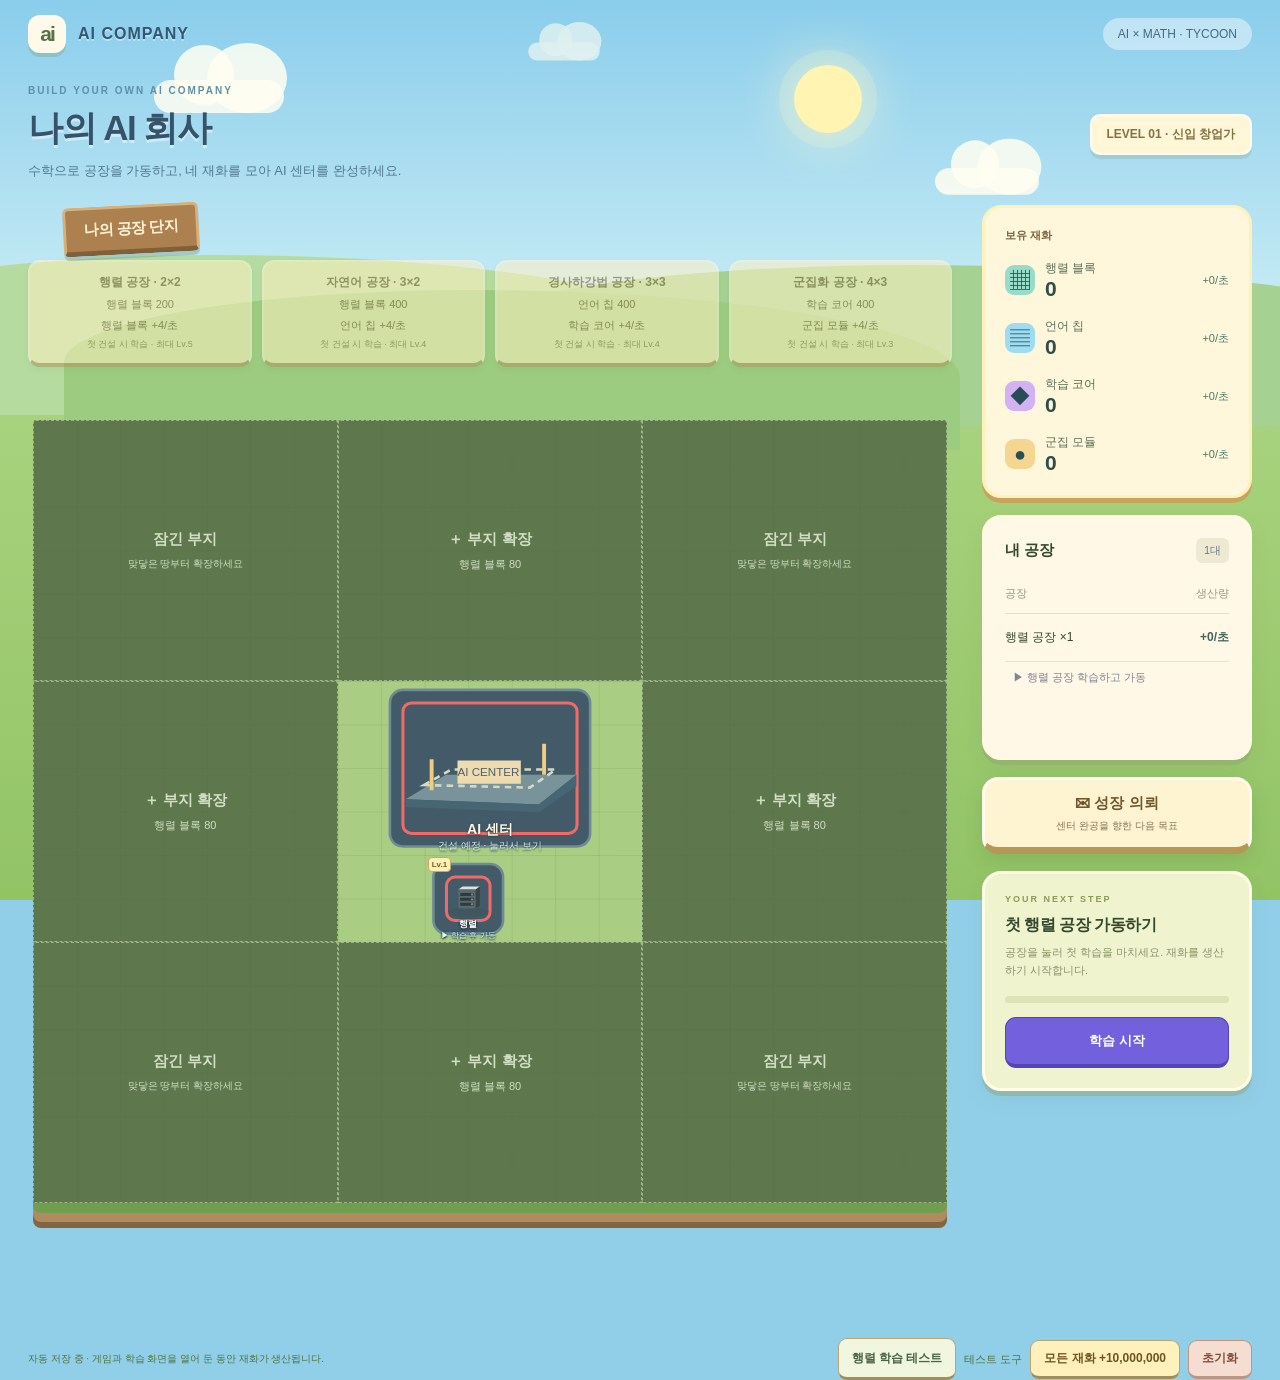
<file: index.html>
<!doctype html>
<html lang="ko"><head><meta charset="UTF-8"><meta name="viewport" content="width=device-width,initial-scale=1"><title>나의 AI 회사 · 공장 프로토타입</title>
<style>
:root{--ink:#283248;--muted:#6f788d;--line:#e2e6ef;--purple:#7360dd;--purple-dark:#5643b5}*{box-sizing:border-box}body{margin:0;background:#f0f2f8;color:var(--ink);font-family:Arial,"Noto Sans KR",sans-serif;font-size:14px}button,input,select{font:inherit}button{cursor:pointer}button:disabled{cursor:default}button:focus-visible,input:focus-visible,select:focus-visible{outline:3px solid #7764e0;outline-offset:4px}header{height:78px;display:flex;align-items:center;justify-content:space-between;padding:0 max(28px,calc((100vw - 1260px)/2));background:#fff;border-bottom:1px solid var(--line)}.brand{font-weight:900;font-size:16px;letter-spacing:1px;display:flex;align-items:center;gap:12px}.brand span{display:grid;place-items:center;background:var(--ink);color:white;width:38px;height:38px;border-radius:12px;font-size:21px;letter-spacing:-2px}.tag{font-size:12px;color:var(--muted);background:#f5f6fa;padding:9px 15px;border-radius:20px}main{max-width:1316px;margin:30px auto;padding:0 28px}.intro{display:flex;justify-content:space-between;align-items:center;margin-bottom:25px}.eyebrow{font-size:10px;letter-spacing:2px;color:var(--purple);font-weight:800}h1{font-size:32px;letter-spacing:-1.5px;margin:9px 0 8px}p{line-height:1.7;color:var(--muted)}.intro p{margin:0;font-size:13px}.badge{background:#e8e4fa;border:1px solid #dcd4f5;color:#6b56bd;padding:10px 15px;border-radius:10px;font-size:12px;font-weight:700}.layout{display:grid;grid-template-columns:minmax(0,1fr) 316px;gap:22px;align-items:stretch}.campus{border:1px solid #dce1ed;background:#fff;border-radius:22px;overflow:hidden;box-shadow:0 4px 0 #e3e7f0;padding:0}.campus-head{padding:22px 26px;display:flex;align-items:center;justify-content:space-between;gap:15px;border-bottom:1px solid var(--line)}.campus-head h2{font-size:17px;margin:0 0 6px;letter-spacing:-.5px}.mini{font-size:11px;color:var(--muted)}button.primary{border:1px solid var(--purple-dark);border-bottom:4px solid var(--purple-dark);border-radius:11px;background:var(--purple);color:#fff;font-weight:700;padding:14px;width:100%;transition:transform .15s,background .15s}button.primary:hover:not(:disabled){background:#806cea;transform:translateY(-1px)}button.primary:active:not(:disabled){transform:translateY(2px);border-bottom-width:2px}.campus-head .primary{width:auto;padding:12px 22px;font-size:13px}.factory-grid{display:grid;grid-template-columns:1fr 1fr;gap:36px 54px;padding:32px 42px;background-color:#f6f8fc;background-image:radial-gradient(#d8dfec 1px,transparent 1px);background-size:16px 16px;position:relative}.factory-slot{position:relative;padding:16px 17px 18px;background:#fff;border:1px solid #dce2ed;border-radius:16px;box-shadow:0 5px 0 #e4e8f1;text-align:center;min-width:0;z-index:1}.factory-slot:nth-child(1){--accent:#8a78d4;--tint:#f0ecfc;--edge:#ccc2ee}.factory-slot:nth-child(2){--accent:#6599b7;--tint:#eaf5fa;--edge:#bdd7e7}.factory-slot:nth-child(3){--accent:#ba8e63;--tint:#faf0e4;--edge:#e6cfb5}.factory-slot:nth-child(4){--accent:#65a18e;--tint:#e8f6ef;--edge:#b9dfd0}.factory-meta{display:flex;justify-content:space-between;align-items:center;font-size:10px;letter-spacing:1px;color:#8991a2;font-weight:700}.factory-meta span:last-child{letter-spacing:0;background:#f0f2f6;border-radius:6px;padding:5px 8px;color:#7f8798}.factory-box{width:112px;height:91px;border:2px solid var(--edge);border-bottom:7px solid var(--edge);background:var(--tint);border-radius:8px;display:grid;place-items:center;margin:20px auto 16px;font-size:22px;letter-spacing:4px;padding-left:4px;color:var(--accent);font-weight:800}.factory-slot h3{font-size:15px;letter-spacing:-.5px;margin:0 0 5px}.factory-slot p{font-size:11px;margin:0 0 15px}.factory-slot .primary{font-size:12px;padding:10px 4px}.factory-slot .primary:disabled{color:#8b93a5;background:#edf0f6;border:1px solid #e0e5ee;border-bottom:3px solid #d6dde9}.factory-slot.learning{border-color:#d4c3ec}.factory-slot.learning .factory-meta span:last-child{color:#88632c;background:#fff1d5}.factory-slot.active .factory-meta span:last-child{color:#327761;background:#ddf2e7}.factory-slot.active .factory-box{border-color:#9dcbb9;background:#e8f6ef;color:#368567}.factory-slot.active .primary:disabled{color:#327761;background:#e8f6ef;border-color:#c3e4d7}.site-note{background:#fff;margin:0;padding:15px 20px;text-align:center;font-size:11px}.sidebar{display:flex;flex-direction:column;gap:18px}.card{background:white;border:1px solid var(--line);border-radius:18px;padding:24px;box-shadow:0 4px 0 #e4e8f1}.wallet{background:#fff0bf;border-color:#ebd993;box-shadow:0 4px 0 #e7d89e;padding:23px}.label{font-size:11px;font-weight:700;color:#78633e}.wallet .label:before{content:'₩';display:inline-grid;place-items:center;width:23px;height:23px;border:1px solid #d4b052;border-radius:50%;background:#ffdf83;margin-right:8px;font-weight:900}.money{font-size:38px;font-weight:850;letter-spacing:-1px;margin:17px 0 21px;font-variant-numeric:tabular-nums}.money small{font-size:16px;font-weight:500;color:#9e8555}.stats{display:flex;gap:35px;padding-top:17px;border-top:1px solid #e4d49c;font-size:10px;color:#8b7952}.stats strong{display:block;font-size:17px;color:#574b32;margin-top:7px;letter-spacing:-.5px}.topline{display:flex;justify-content:space-between;align-items:center;gap:12px}.owned-panel{flex:1;min-height:230px}.owned-panel h2{font-size:15px;margin:0}.owned-panel .topline .mini{border-radius:6px;background:#f1f3f8;padding:5px 8px}.list-head,.owned-row{display:flex;justify-content:space-between;align-items:center;gap:8px}.list-head{font-size:11px;color:#9299a9;margin-top:23px;padding-bottom:12px;border-bottom:1px solid var(--line)}.owned-row{padding:15px 0;border-bottom:1px solid #eef1f6;font-size:12px}.owned-row strong{color:#4d937a;font-size:12px}.owned-row button{font-size:10px;padding:7px;background:#f0eafa;color:#795dad;border:0;border-radius:6px}.empty{text-align:center;font-size:11px;color:#8c94a5;padding:42px 0 28px;margin:0}.empty:before{content:'＋';display:grid;place-items:center;margin:0 auto 12px;width:36px;height:36px;border:1px dashed #c8cfde;border-radius:10px;color:#bac1cf;font-size:24px}.mission{background:#ebe8fa;border-color:#ded7f2;box-shadow:0 4px 0 #dcd5ef}.mission .eyebrow{font-size:9px}.mission h2{font-size:16px;letter-spacing:-.5px;margin:11px 0 8px}.mission p{font-size:11px;line-height:1.6;margin:0 0 17px;color:#877f9c}.progress{height:7px;border-radius:10px;background:#dcd6ed;overflow:hidden}.progress div{height:100%;background:#9480d9;border-radius:10px;transition:width .3s}.footer{display:flex;justify-content:space-between;align-items:center;gap:20px;margin-top:19px;font-size:10px;color:#9299a8}.secondary{border:0;background:transparent;color:#7e8597;padding:8px;font-size:11px;border-radius:6px}.secondary:hover{background:#edf0f6}.dialog-top{display:flex;align-items:center;justify-content:space-between;padding:4px 8px 15px;font-size:12px;font-weight:700;color:#7c8495}dialog{border:1px solid #e0e4ef;border-radius:23px;padding:20px;background:#f4f5fa;width:580px;max-width:calc(100% - 28px);max-height:92vh;color:var(--ink);box-shadow:0 30px 100px #20283d30}dialog::backdrop{background:#28324888;backdrop-filter:blur(6px)}dialog .card{padding:26px;border-radius:16px;box-shadow:none}.reward{font-size:11px;font-weight:700;background:#fff0bf;color:#8b6c27;border-radius:8px;padding:8px 10px}select{color:var(--ink);border:1px solid var(--line);border-radius:8px;padding:9px;background:#f8f9fc;margin:20px 0 0;font-size:12px}.problem{text-align:center;padding:28px 0 8px}.problem p{font-size:13px;margin:0}.equation{font-size:40px;font-weight:750;letter-spacing:1px;margin:24px 0}.answer{display:flex;align-items:center;justify-content:center;gap:12px;font-size:23px}.answer input{width:130px;min-width:0;background:#f6f4fd;border:2px solid #d8d0f0;border-radius:11px;padding:13px;text-align:center;color:var(--ink)}.feedback{min-height:68px;padding:19px 0;font-size:12px;line-height:1.7}.feedback.success{color:#328064}.feedback.error{color:#b16644}.actions{display:flex;justify-content:space-between;margin-top:12px}.hint{font-size:12px;line-height:1.8;text-align:left;padding:15px;background:#f0edfa;border-radius:9px;margin:0 0 15px}.desk{display:none}[hidden]{display:none!important}@media(min-width:1400px){main{margin-top:38px}.factory-grid{padding:38px 50px;gap:38px 64px}.factory-box{height:100px}}@media(max-width:1000px){.layout{grid-template-columns:minmax(0,1fr) 280px}.factory-grid{padding:25px;gap:25px}.card{padding:20px}.factory-slot{padding:14px 12px}}@media(max-width:760px){header{height:65px;padding:0 20px}.tag{font-size:10px}.layout{grid-template-columns:1fr}.intro{align-items:flex-start}.badge{display:none}main{padding:0 16px;margin-top:25px}h1{font-size:28px}.campus-head{padding:20px}.campus-head .primary{padding:12px 18px}.factory-grid{padding:22px;gap:24px 18px}.factory-box{width:98px;height:85px}.sidebar{display:grid;grid-template-columns:1fr 1fr;gap:16px}.wallet{grid-column:1/-1}.wallet .money{margin:14px 0}.stats{gap:45px}.owned-panel{min-height:220px}.footer{align-items:flex-start}.footer span{max-width:75%}}@media(max-width:420px){.factory-grid{padding:17px;gap:20px 13px}.factory-slot h3{font-size:13px}.factory-slot p{font-size:10px}.factory-slot .primary{font-size:11px}.sidebar{grid-template-columns:1fr}.wallet{grid-column:auto}.tag{display:none}.factory-meta{font-size:9px}.equation{font-size:30px}}@media(prefers-reduced-motion:reduce){*{transition:none!important}}

/* Continuous outdoor game world */
body{background:#91cfe9;min-height:100vh;color:#34492e;background-image:linear-gradient(#8acdec 0,#cceef5 330px,#acd582 331px,#92c365 100%);background-attachment:fixed}header{background:transparent;border:0;height:68px;position:relative;z-index:2}.brand{color:#315772;text-shadow:0 2px #ffffff60}.brand span{background:#fff9e9;color:#547347;box-shadow:0 4px #779d8050}.tag{background:#ffffff70;color:#426b80}main{max-width:1320px;position:relative;z-index:1;margin:15px auto 0}.intro{margin-bottom:10px;height:102px}.intro h1{font-size:35px;color:#35536b;text-shadow:0 3px #ffffff70}.intro p{color:#52788b}.intro .eyebrow{color:#5d91a5}.badge{background:#fff7d8;border:2px solid #fffdf1;color:#857146;box-shadow:0 4px #758e6330}.layout{grid-template-columns:minmax(0,1fr) 270px;gap:30px}.campus{position:relative;background:none;border:0;box-shadow:none;overflow:visible;border-radius:0;padding:0}.campus-head{position:absolute;left:35px;top:10px;border:0;padding:0;z-index:3}.campus-head h2{background:#ad8050;border:3px solid #d8b079;border-bottom:5px solid #806039;box-shadow:0 4px #52754840;color:#fff4d7;border-radius:6px;padding:11px 18px;transform:rotate(-3deg);font-size:15px}.campus-head .mini{display:none}.factory-grid{min-height:535px;margin-top:45px;padding:40px 65px 30px;gap:60px 115px;border-radius:48% 38% 35px 40px / 40px 50px 24px 30px;border:0;background-color:#a4cf78;background-image:radial-gradient(ellipse at 8% 20%,#7eb75a 0 2px,transparent 3px),radial-gradient(ellipse at 65% 65%,#bfe18d 0 3px,transparent 4px);background-size:45px 38px,63px 57px;box-shadow:0 12px 0 #739e4c,0 22px 0 #ad8759,0 29px 0 #8c6947,0 36px 30px #38583c30;isolation:isolate}.factory-grid:before{content:'';position:absolute;z-index:0;top:0;bottom:0;width:56px;left:calc(50% - 28px);background:#e6d3a5;border-left:5px solid #c4b982;border-right:5px solid #c4b982}.factory-grid:after{content:'';position:absolute;left:0;right:0;top:calc(50% - 24px);height:48px;z-index:0;background:#e6d3a5;border-top:4px solid #c4b982;border-bottom:4px solid #c4b982}.factory-slot{background:none;border:0!important;box-shadow:none;border-radius:0;padding:0;display:flex;flex-direction:column;align-items:center;justify-content:flex-end}.factory-slot:before{content:'';position:absolute;width:185px;height:95px;max-width:115%;top:52px;left:50%;transform:translateX(-50%);border:2px dashed #658f4e66;border-radius:50%;background:#93bf6266;z-index:-1}.factory-meta{justify-content:center;order:0}.factory-meta span:first-child{display:none}.factory-meta span:last-child{background:#f9f9e8b0;color:#687c51;border:1px solid #ffffff70;border-radius:30px;font-size:10px;padding:4px 10px}.factory-box{order:1;margin:14px auto 12px;width:105px;height:75px;border:2px solid #829478;border-bottom:9px solid #6c805e;border-radius:4px;background:#cfdbb5;color:#81906d;font-size:22px;box-shadow:8px 8px 0 #55763825;transform:skewY(-3deg)}.factory-slot h3{order:2;font-size:14px;color:#3c5b2e;text-shadow:0 1px #e9f7cc;display:inline-block;padding:4px 9px;margin:0 0 6px}.factory-slot p{display:none}.factory-slot .primary{order:3;max-width:190px;padding:10px 9px;font-size:12px;background:#ffcf64;border:2px solid #fff0b7;border-bottom:5px solid #bc8a32;color:#6d4b19;border-radius:12px;box-shadow:0 3px 8px #52743420}.factory-slot .primary:hover:not(:disabled){background:#ffe391}.factory-slot .primary:disabled{background:#dde4bd;border:2px solid #eef1d6;border-bottom:4px solid #91a171;color:#758258}.factory-slot.learning .factory-box{background:#ffe2a2;border-color:#e8bd69;border-bottom-color:#ba934c;color:#8f692b}.factory-slot.active .factory-box{background:#faf2ce;border-color:#fff9e4;border-bottom-color:#b1b786;color:#527548;box-shadow:0 0 30px #fff3a499,8px 8px #55763825}.factory-slot.active:after{content:'✦';position:absolute;right:23%;top:25px;color:#fffac2;font-size:24px;animation:glow 2s ease-in-out infinite}.factory-slot.active .primary:disabled{background:#e9f5c4;border-color:#f5ffe0;border-bottom-color:#799d50;color:#4f772e}.factory-slot.active .factory-meta span:last-child{background:#eaffd6;color:#4d772e}.site-note{background:none;color:#526e3e;font-weight:700;padding-top:48px;font-size:11px}.request-dock{text-align:center;margin:0 auto 10px;position:relative;z-index:2}.request-dock .primary{width:280px;max-width:90%;background:#fff4d2;border:3px solid #fffced;border-bottom:7px solid #b59758;color:#70572c;border-radius:18px;box-shadow:0 7px 18px #52773f30;padding:17px;font-size:17px}.request-dock .primary:hover{background:#fffbe8!important}.request-dock small{display:block;margin-top:7px;font-size:10px;color:#827453;font-weight:400}.sidebar{padding-top:10px;gap:17px;align-self:start}.sidebar .card{border:3px solid #fff9e3;border-radius:19px;background:#fff8e7;box-shadow:0 5px 0 #91a57270,0 9px 20px #53744515;padding:20px}.sidebar .wallet{background:#ffdf8c;border-color:#fff1bc;box-shadow:0 5px #c6a45c}.money{font-size:33px;margin:14px 0}.stats{gap:25px}.owned-panel{min-height:245px}.list-head{border-color:#e4dfc9;color:#9c957e}.owned-panel .topline .mini{background:#eee9d3}.owned-row{border-color:#eae3cb}.empty{color:#aaa18a;font-size:11px}.empty:before{border-color:#c9c1a6;color:#b4aa8f}.sidebar .mission{background:#eff3ce;border-color:#ffffe8}.mission .eyebrow{color:#8a9c55}.mission p{color:#899466}.progress{background:#dce3b7}.progress div{background:#8baa56}.footer{color:#4e733a;margin-top:10px}.footer .secondary{color:#557642}.world-scenery{position:fixed;inset:0;pointer-events:none;overflow:hidden;z-index:0}.sun{position:absolute;left:62%;top:65px;width:68px;height:68px;border-radius:50%;background:#fff4b1;box-shadow:0 0 0 15px #fff5c32b,0 0 60px #fff8ce}.cloud{position:absolute;width:130px;height:33px;background:#fffef1d9;border-radius:100px;top:80px;left:12%;animation:drift 18s ease-in-out infinite alternate}.cloud:before,.cloud:after{content:'';position:absolute;border-radius:50%;background:inherit;width:60px;height:60px;bottom:8px;left:20px}.cloud:after{width:80px;height:70px;left:53px;bottom:0}.cloud.c2{left:72%;top:165px;transform:scale(.8);animation-delay:-8s}.cloud.c3{left:39%;top:35px;transform:scale(.55);opacity:.7;animation-delay:-12s}.hill{position:absolute;top:255px;width:70%;height:160px;border-radius:50% 60% 0 0;background:#b6dba0;left:-15%}.hill.h2{left:35%;top:265px;background:#a5d292;width:80%}.hill.h3{left:5%;top:290px;background:#9ccc80;width:70%}.tree{position:absolute;pointer-events:none;z-index:2;width:22px;height:43px;background:#89734c;border-radius:5px;bottom:100px;left:8px;transform:scale(.8)}.tree:before{content:'';position:absolute;width:70px;height:85px;left:-24px;bottom:20px;background:#669b55;border-radius:50% 50% 43% 43%;box-shadow:inset -12px -10px #538b49,0 5px #486c3c20}.tree.t2{left:auto;right:5px;bottom:280px;transform:scale(.65)}.tree.t3{left:28px;bottom:350px;transform:scale(.5)}.coin-burst{position:fixed;z-index:10000;left:50%;top:46%;pointer-events:none;font-size:34px;font-weight:900;color:#dca420;text-shadow:0 2px white,2px 0 white,-2px 0 white;animation:earn 1.3s ease-out forwards}.income-pop{position:absolute;right:20px;top:40px;color:#7e6b19;font-weight:800;animation:earn 1.3s ease-out forwards;pointer-events:none}.wallet{position:relative}@keyframes earn{0%{opacity:0;transform:translateY(15px) scale(.7)}20%{opacity:1;transform:translateY(0) scale(1.1)}100%{opacity:0;transform:translateY(-65px) scale(1)}}@keyframes drift{to{margin-left:35px}}@keyframes glow{50%{opacity:.3;transform:scale(.7)}}dialog{background:#fff8e7;border:4px solid #fffef0;box-shadow:0 20px 100px #27433066}dialog::backdrop{background:#304d4255}dialog .card{background:#fffdf5;border-color:#e7dfc5}.dialog-top{color:#8a7a59}.reward{background:#ffdf8c}.hint{background:#f1f3dc;border-color:#e0e4c5}.answer input{background:#fff9e6;border-color:#e1d4ad}dialog button.primary{background:#7e9e51;border-color:#516f2f}dialog button.primary:hover{background:#8dac5d!important}@media(min-width:1400px){main{margin-top:22px}.factory-grid{padding:40px 70px;gap:55px 140px}.factory-box{height:80px}}@media(max-width:1000px){.layout{grid-template-columns:minmax(0,1fr) 250px;gap:15px}.factory-grid{padding:40px 30px;gap:60px 70px}.factory-slot:before{width:145px}.sidebar .card{padding:16px}.factory-slot .primary{font-size:11px}}@media(max-width:760px){header{height:60px}.intro{height:100px}.intro h1{font-size:28px}.layout{grid-template-columns:1fr}.factory-grid{padding:40px 35px 25px;gap:65px 65px;min-height:510px;margin-top:30px}.campus-head{top:0;left:20px}.campus-head h2{font-size:12px}.sidebar{display:grid;grid-template-columns:1fr 1fr;gap:15px;padding-top:10px}.wallet{grid-column:1/-1}.owned-panel{min-height:210px}.factory-box{width:90px;height:70px}.site-note{font-size:9px}.footer{font-size:9px}.sun{left:80%;top:90px;width:45px;height:45px}.tree.t2{right:-5px}.factory-slot.active:after{right:8%}}@media(max-width:420px){.factory-grid{padding:40px 18px 25px;gap:65px 47px}.factory-slot .primary{font-size:10px;padding:10px 5px}.factory-slot h3{font-size:12px}.factory-slot:before{width:125px}.factory-grid:before{width:34px;left:calc(50% - 17px)}.sidebar{grid-template-columns:1fr}.wallet{grid-column:auto}.tree{display:none}}@media(prefers-reduced-motion:reduce){*,*:before,*:after{animation:none!important;transition:none!important}}

/* Snap-to-grid server placement, without roads */
.factory-grid{display:grid;grid-template-columns:repeat(8,minmax(0,1fr));grid-template-rows:repeat(6,82px);gap:0;padding:15px!important;min-height:0;margin-top:0;border-radius:18px;background:#a9ce83;box-shadow:0 10px #719d4e,0 19px #af8b5f,0 25px #856441;isolation:auto}.factory-grid:before,.factory-grid:after{display:none}.placement-tools{padding-top:65px;margin-bottom:18px}#shop{display:grid;grid-template-columns:repeat(4,1fr);gap:10px}.shop-item{border:2px solid #fff8df;border-bottom:4px solid #ad925e;background:#fff0c2;border-radius:12px;padding:12px 5px;color:#70572d;box-shadow:0 3px 6px #49743220}.shop-item strong{display:block;font-size:12px}.shop-item span{display:block;font-size:10px;margin-top:6px}.shop-item:disabled{opacity:.55}.shop-item.chosen{background:#ffe180;outline:3px solid #fffbd2;transform:translateY(-3px)}.placement-help{display:flex;align-items:center;flex-wrap:wrap;gap:5px;padding:10px 0;font-size:11px;color:#436435;min-height:42px}.placement-help>span{flex:1}.placement-help .secondary{background:#f3f7dfb0;color:#4c6838}.grid-cell{position:relative;min-width:0;border:1px solid #688d4840;background:#bad99630;padding:0;display:flex;flex-direction:column;align-items:center;justify-content:center;color:#4b6639;border-radius:0;overflow:visible}.grid-cell:nth-child(even){background:#8cba6915}.grid-cell:hover{background:#e3f6b880;outline:2px solid #faffd7;z-index:2}.grid-cell.selected{background:#fff0a980;outline:3px solid #fff4a0;z-index:2}.place-plus{font-size:22px;color:#6d98583b}.grid-cell:hover .place-plus{color:#486e2a}.server-block{display:grid;place-items:center;position:relative;width:39px;height:36px;background:#d1dabb;border:2px solid #edf3d8;border-bottom:6px solid #93a477;box-shadow:3px 4px #4d6f3430;border-radius:4px;font-size:10px;color:#6a7957}.server-block i{position:absolute;right:3px;bottom:2px;width:4px;height:4px;border-radius:50%;background:#bd9942}.active .server-block{background:#fff2bd;border-color:#fffde3;border-bottom-color:#b4b16e;color:#68733b}.active .server-block i{background:#72b354;animation:serverBlink 1.6s ease-in-out infinite}.server-label{font-size:9px;white-space:nowrap;margin-top:4px;line-height:1.2}.server-state{font-size:8px;color:#628141;margin-top:2px}.learning .server-state{color:#927131}.income-pop{top:0;right:12px;font-size:25px;z-index:5;color:#b07e16;text-shadow:0 2px #fff4c5;animation:walletRise 1.15s ease-out forwards}.money{position:relative}.tree{display:none}.site-note{padding-top:40px}.owned-panel{max-height:360px;overflow:auto}@keyframes walletRise{0%{opacity:0;transform:translateY(12px) scale(.8)}15%{opacity:1;transform:translateY(0) scale(1.05)}75%{opacity:1}100%{opacity:0;transform:translateY(-55px)}}@keyframes serverBlink{50%{opacity:.3;box-shadow:0 0 5px #bdf393}}@media(max-width:1000px){.factory-grid{grid-template-rows:repeat(6,72px)}#shop{gap:6px}.shop-item strong{font-size:10px}.shop-item span{font-size:9px}}@media(max-width:760px){.factory-grid{grid-template-rows:repeat(6,68px);padding:8px!important}.placement-tools{padding-top:55px}.placement-help{font-size:10px}.server-label{font-size:8px}.server-block{width:32px;height:32px}.shop-item{padding:10px 2px}}@media(max-width:420px){.factory-grid{grid-template-rows:repeat(6,62px)}.server-label{font-size:7px}.server-block{width:27px;height:28px;font-size:8px}.shop-item span{font-size:8px}.server-state{font-size:7px}}@media(prefers-reduced-motion:reduce){.income-pop{animation:quietFade 1s forwards!important}.active .server-block i{animation:none}}@keyframes quietFade{to{opacity:0}}

.campus{min-width:0}.map-scroll{overflow:auto;padding:5px 5px 30px}.factory-grid{display:block!important;position:relative;aspect-ratio:21/18;height:auto!important;min-width:600px;min-height:0!important;padding:0!important;border-radius:8px;touch-action:pan-x pan-y;overflow:hidden;background:#a9ce83;background-image:radial-gradient(#badb9122 2px,transparent 3px);background-size:19px 23px}.factory-grid.editing{touch-action:none;background-image:linear-gradient(to right,#597c3c44 1px,transparent 1px),linear-gradient(to bottom,#597c3c44 1px,transparent 1px);background-size:calc(100% / 21) calc(100% / 18)}.map-building{position:absolute;padding:5px;border:0;background:none;display:flex;flex-direction:column;align-items:center;justify-content:center;color:#3e582f;cursor:grab;touch-action:none;z-index:2}.map-building:focus-visible{outline:3px solid #fff7b2}.map-building.relocating{opacity:.35}.building-shell{width:85%;height:66%;position:relative;display:grid;place-items:center;background:#d7e6cb;border:2px solid #eff6e5;border-bottom:6px solid #7e9d70;border-radius:5px;box-shadow:3px 5px #3e592c33}.building-shell b{font-size:clamp(9px,1.2vw,17px);z-index:1}.building-shell i{position:absolute;right:3px;top:3px;width:5px;height:5px;background:#bd9847;border-radius:50%}.active .building-shell i{background:#7cef6d;animation:serverBlink 1.2s infinite}.gradient .building-shell{background:#e0d7ea;border-color:#f5eafa;border-bottom-color:#9f85b3;border-radius:10px 10px 4px 4px}.language .building-shell{background:#cce5ee;border-color:#e9faff;border-bottom-color:#7da6b4}.cluster .building-shell{background:#eddec4;border-color:#fff5dd;border-bottom-color:#baa071;border-radius:12px}.rack-lines{position:absolute;inset:9px;background:repeating-linear-gradient(0deg,transparent 0 9px,#34482c18 9px 11px);pointer-events:none}.gradient .rack-lines{background:repeating-linear-gradient(90deg,transparent 0 13px,#57416520 13px 16px)}.language .rack-lines{background:linear-gradient(90deg,transparent 45%,#44738325 45% 55%,transparent 55%)}.cluster .rack-lines{background:repeating-linear-gradient(90deg,transparent 0 21%,#8a704e25 21% 25%)}.building-label{font-size:9px;line-height:1.3;white-space:nowrap;margin-top:3px}.map-building small{font-size:8px;line-height:1.2;color:#d5fff0;text-shadow:0 1px 2px #152c38,0 0 3px #152c38}.placement-ghost{position:absolute;z-index:5;border:3px solid;display:grid;place-items:center;font-weight:800;font-size:15px;pointer-events:none;box-sizing:border-box}.placement-ghost.valid{border-color:#3b9844;background:#89f08577;color:#215b25}.placement-ghost.invalid{border-color:#bd3838;background:#ff7a7a77;color:#751b1b}#confirmPlacement{background:#f5ffe4;color:#3d722b;border:1px solid #9cbc7a;font-weight:700}#confirmPlacement:disabled{opacity:.5}.placement-help{min-height:48px}.site-note{padding-top:4px}@media(max-width:760px){.map-scroll{max-width:100%}.factory-grid{min-width:600px}.placement-help{font-size:10px}.building-shell b{font-size:11px}}

.map-stage{position:relative;min-width:600px}.map-scroll{padding-bottom:65px;padding-top:35px}.factory-grid{overflow:visible}#placementActions{position:absolute;display:flex;gap:7px;transform:translateX(-50%);margin-top:5px;z-index:15;padding:4px;border-radius:12px;background:#fff7dfcc;box-shadow:0 3px 8px #314e3433}#placementActions button{width:35px;height:32px;border-radius:8px;border:2px solid #fff4da;font-size:20px;font-weight:900;cursor:pointer;box-shadow:0 3px #48642f55}#placementActions #confirmPlacement{background:#71a74d;color:white}#placementActions #cancelPlacement{background:#cf795f;color:white}#placementActions #confirmPlacement:disabled{background:#a4ac9c;opacity:.65}.shop-item em{display:block;margin-top:5px;font-size:9px;font-style:normal;color:#857341}.factory-income-pop{position:absolute;left:50%;top:3px;z-index:9;color:#fff2a2;text-shadow:0 2px 2px #466425,1px 0 #466425,-1px 0 #466425;font-size:17px;font-weight:900;white-space:nowrap;pointer-events:none;animation:factoryEarn 1.05s ease-out forwards}@keyframes factoryEarn{0%{opacity:0;transform:translate(-50%,5px) scale(.85)}15%{opacity:1;transform:translate(-50%,-3px) scale(1.06)}70%{opacity:1}100%{opacity:0;transform:translate(-50%,-42px)}}@media(prefers-reduced-motion:reduce){.factory-income-pop{animation:quietFade 1s forwards!important}}

.factory-grid{background-image:linear-gradient(to right,rgba(65,100,40,.12) 1px,transparent 1px),linear-gradient(to bottom,rgba(65,100,40,.12) 1px,transparent 1px);background-size:calc(100% / 21) calc(100% / 18)}
.factory-grid.editing{background-image:linear-gradient(to right,rgba(65,100,40,.32) 1px,transparent 1px),linear-gradient(to bottom,rgba(65,100,40,.32) 1px,transparent 1px)}

.level-badge{position:absolute;top:1px;left:2px;background:#fff1b5;border:1px solid #c5a965;color:#795c25;font-size:8px;font-weight:800;border-radius:4px;padding:2px 3px;pointer-events:none}#placementActions #upgradeFactory{background:#e7b64b;color:#664411}.upgrade-placeholder{display:grid;place-items:center;min-height:165px;border:2px dashed #d5cda9;border-radius:15px;background:#f6f2dc;font-size:25px;color:#8e845d;margin:20px 0}#upgradeSummary,#upgradeFeedback{font-size:13px;line-height:1.8}

.road-layer{position:absolute;inset:0;z-index:1;pointer-events:none}.road-layer svg{display:block;width:100%;height:100%;overflow:visible}.road-layer.road-preview{opacity:.42}.map-building{z-index:3}.placement-ghost{z-index:6;border-radius:12px}.placement-ghost.valid{background:rgba(180,223,139,.12)}.placement-ghost.invalid{background:rgba(255,122,122,.25)}

.test-tools{display:flex;align-items:center;gap:8px;flex-wrap:wrap}.test-tools>span{font-size:11px;white-space:nowrap}.test-tools button{border:1px solid #b8a573;border-bottom:3px solid #a18d59;border-radius:9px;padding:10px 13px;background:#fff0bc;color:#705421;font-size:12px;font-weight:700;white-space:nowrap}.test-tools #reset{background:#f5ddd1;border-color:#bd9580;color:#814d39}.footer{flex-wrap:wrap;gap:12px}
.map-building{cursor:pointer}.map-building.selected .building-shell{outline:3px solid #fff1a5;outline-offset:3px}#placementActions #moveFactory{background:#729cb8;color:white}#moveFactory svg{display:block;margin:auto}
#placementActions #upgradeOffer{position:absolute;top:calc(100% + 8px);left:50%;transform:translateX(-50%);width:240px;height:auto;min-height:52px;padding:14px 10px;background:#f8d36c;color:#624818;border:2px solid #fff2b9;border-bottom:5px solid #b58a37;font-size:15px;white-space:nowrap;box-shadow:0 4px 10px #314e3433}#placementActions #upgradeOffer:disabled{background:#dfd7bf;color:#928872;border-color:#eee7d5;cursor:default}.map-scroll{padding-bottom:125px}

/* Explicit centering prevents native button padding and line baselines shifting labels. */
button{text-align:center}
#placementActions button{display:flex;align-items:center;justify-content:center;padding:0;line-height:1}
#placementActions #upgradeOffer{padding:14px 10px;line-height:1.35;border-bottom-width:2px;box-shadow:0 4px 0 #b58a37,0 7px 10px #314e3433}
#placementActions svg{display:block;flex:none;margin:0}
.shop-item{display:flex;flex-direction:column;align-items:center;justify-content:center;text-align:center}
.test-tools button{display:inline-flex;align-items:center;justify-content:center;line-height:1.25}
.land-locked{position:absolute;width:calc(100% / 3);height:calc(100% / 3);z-index:2;display:flex;flex-direction:column;align-items:center;justify-content:center;gap:8px;border:1px dashed #d7e7be88;background:#526844d9;color:#d1dec4;font-size:12px;border-radius:3px;text-align:center}.land-locked strong{font-size:15px}.land-locked small{font-size:10px}.land-locked.affordable{background:#718650e8;color:#fff4c9;border:2px dashed #f5e2a8;cursor:pointer}.land-locked.affordable:hover:not(:disabled){background:#829754}.land-locked:disabled{cursor:default}.factory-grid.editing .land-locked{pointer-events:none}
#placementActions #sellFactory{width:35px;font-size:12px;background:#e4b397;color:#713f2b}
#placementActions #sellOffer{position:absolute;top:calc(100% + 8px);left:50%;transform:translateX(-50%);width:240px;height:auto;min-height:52px;padding:14px 10px;line-height:1.35;background:#e4b397;color:#713f2b;border:2px solid #ffe5d5;font-size:15px;white-space:nowrap;box-shadow:0 4px 0 #a77860,0 7px 10px #314e3433}
#landDialog{width:380px;background:#fff8e7;border:3px solid #d6bc83;box-shadow:0 8px 0 #907347,0 25px 80px #22351955}#landDialog .land-content{text-align:center;padding:0 14px 12px}#landTitle{font-size:23px;color:#4c623b;margin:20px 0 8px}#landDialog p{font-size:12px;margin:8px 0 15px}#landPrice{display:block;color:#8b6424;font-size:30px}#landPreview{display:grid;grid-template-columns:repeat(3,1fr);gap:5px;width:147px;margin:5px auto}#landPreview span{height:38px;background:#d4d9c9;border-radius:5px;display:grid;place-items:center;color:#fff;font-size:22px}#landPreview .owned{background:#94bb6c}#landPreview .target{background:#e7b949;outline:2px solid #fff2af;outline-offset:1px}#landDialog .primary{margin:8px 0 10px}
.map-building{padding:2px;justify-content:flex-end}.facility-art{display:block;width:100%;height:74%;min-height:0;pointer-events:none;transition:filter .15s,transform .15s}.facility-art svg{display:block;width:100%;height:100%;overflow:visible}.map-building.selected .facility-art{filter:drop-shadow(0 0 3px #fff4a3) drop-shadow(0 0 2px #fff4a3);transform:translateY(-2px)}.map-building .building-label{margin-top:0;font-weight:700;color:#ffffff;text-shadow:0 1px 2px #152c38,0 0 3px #152c38;font-size:9px}.map-building .level-badge{top:2px;left:3px;z-index:2}.active .facility-light{animation:facilityPulse 1.8s ease-in-out infinite}.active .data-flow{animation:facilityFlow 2.5s linear infinite}.active .data-message{animation:facilityFloat 3s ease-in-out infinite}.learning .facility-art{filter:saturate(.35)}@keyframes facilityPulse{50%{opacity:.35}}@keyframes facilityFlow{to{stroke-dashoffset:-24}}@keyframes facilityFloat{50%{transform:translateY(-3px)}}@media(prefers-reduced-motion:reduce){.facility-art *{animation:none!important}}
.placement-help:has(#placementStatus:empty):has(#resumeLearning[hidden]){display:none}
.sidebar > .request-dock{width:100%;margin:0;grid-column:1/-1}.sidebar > .request-dock .primary{display:block;width:100%;max-width:none;min-width:0;box-sizing:border-box;padding:14px 12px;font-size:15px;border-radius:16px}.sidebar > .request-dock small{margin-top:5px;font-size:10px;line-height:1.5}

.ground-decor{position:absolute;inset:0;z-index:0;pointer-events:none;overflow:hidden}.ground-decor svg{display:block;width:100%;height:100%;pointer-events:none}
.income-pop.expense-pop{color:#d44040;text-shadow:0 2px #fff0e8}
.flow-spark{filter:drop-shadow(0 0 .10px #64e7ff)}.steady-pad,#padArrivalGlow{filter:drop-shadow(0 0 .07px #5de6f7)}

.resource-wallet .label:before{content:none!important}.resource-wallet{background:#fff7dc!important}.resource-row{display:flex;align-items:center;gap:10px;position:relative;margin-top:16px}.resource-row>div{flex:1;min-width:0}.resource-row>div>span{font-size:12px;color:#5c705b}.resource-row strong{display:block;font-size:21px;font-variant-numeric:tabular-nums;color:#304e49;overflow-wrap:anywhere}.resource-row small{font-size:11px;color:#4c7b64}.resource-icon{display:grid;place-items:center;width:30px;height:30px;border-radius:9px;color:#294d56;font-size:20px}.resource-row .income-pop{right:0;top:-7px;font-size:15px}.resource-row .expense-pop{color:#cf4949}
.center-building{position:absolute;z-index:3;display:flex;align-items:center;justify-content:flex-end;flex-direction:column;border:0;background:none;color:#fff8de;cursor:pointer;padding:2px}.center-building strong{font-size:14px;text-shadow:0 1px 3px #213f4c}.center-building small{font-size:10px;color:#e0f3ed;text-shadow:0 1px 2px #152c38}.center-art{width:100%;height:76%;min-height:0;pointer-events:none}.center-art svg{display:block;width:100%;height:100%;overflow:visible}.map-building.learning{cursor:pointer}.map-building.learning .facility-art{filter:saturate(.4)}
#centerDialog{width:min(540px,94vw)}#centerRows{display:grid;gap:12px}.center-resource{border:1px solid #dce3d1;background:#f6f8f0;padding:12px;border-radius:12px}.center-resource>span{float:right;font-size:12px;color:#4c6256}.center-resource .progress{margin:9px 0}.center-resource button{width:100%}.reserve-label{display:flex;align-items:center;gap:8px;margin:16px 0;font-size:13px}#contributeAll{width:100%}#centerCelebration{color:#316b51;font-weight:700}.mission .primary{margin-top:14px;width:100%;font-size:13px}#missionSteps{list-style:none;padding:0;margin:22px 0 0}#missionSteps li{padding:11px 0;border-top:1px solid #e2e7d5;color:#687769}#missionSteps li.done{color:#318263;font-weight:700}#missionDetail{line-height:1.7}#upgradeOffer,#sellOffer{white-space:normal;min-width:230px;max-width:320px;line-height:1.5}.shop-item span{font-size:11px}.land-locked span{white-space:normal;font-size:11px}.map-building .facility-art{height:72%}.map-building.language .facility-art,.map-building.cluster .facility-art{display:flex;align-items:center}.map-building small{white-space:nowrap}.center-building:focus-visible{outline:3px solid #fff5a1}
.placement-ghost.map-building{pointer-events:none;cursor:inherit}.placement-ghost .facility-art{opacity:.55}.placement-ghost .building-label,.placement-ghost small,.placement-ghost .level-badge{opacity:.7}
</style><link rel="stylesheet" href="matrix-lab.css"><style>
button{touch-action:manipulation}
@media(max-width:1100px){main{padding:0 20px}
.layout{grid-template-columns:1fr;gap:20px}
.intro{height:auto;min-height:80px}
.intro h1{font-size:29px}
.sidebar{display:grid;grid-template-columns:1fr 1fr;gap:14px;padding:0}
.sidebar .wallet{grid-column:1;grid-row:1}
.sidebar .owned-panel{grid-column:2;grid-row:1;min-height:180px}
.sidebar>.request-dock{grid-column:2;grid-row:2}
.sidebar .mission{grid-column:1;grid-row:2}
.map-scroll{padding-bottom:100px}
.map-stage,.factory-grid{min-width:0}
#shop .shop-item{min-height:72px;padding:10px 6px}
#shop .shop-item strong{font-size:14px}
#shop .shop-item span{font-size:12px}
#shop .shop-item em{font-size:11px}
#placementActions button,#placementActions #sellFactory{width:44px;height:44px}
.secondary,.owned-row button,.test-tools button{min-height:44px}
.owned-row button{font-size:12px}
.dialog-top .secondary{font-size:13px}}
@media(max-width:649px){.map-stage,.factory-grid{min-width:550px}
.sidebar{grid-template-columns:1fr}
.sidebar .wallet,.sidebar .owned-panel,.sidebar>.request-dock,.sidebar .mission{grid-column:1;grid-row:auto}
#shop{grid-template-columns:1fr 1fr}}.flow-spark{filter:drop-shadow(0 0 .10px #64e7ff)}.steady-pad,#padArrivalGlow{filter:drop-shadow(0 0 .07px #5de6f7)}
</style><link rel="stylesheet" href="matrix-lesson.css"><link rel="stylesheet" href="matrix-controls.css"><link rel="stylesheet" href="matrix-lesson-2.css"><link rel="stylesheet" href="matrix-lesson-3.css"><link rel="stylesheet" href="matrix-lesson-4.css"><link rel="stylesheet" href="matrix-lesson-5.css"></head><body>
<div class="world-scenery" aria-hidden="true"><div class="sun"></div><div class="cloud"></div><div class="cloud c2"></div><div class="cloud c3"></div><div class="hill"></div><div class="hill h2"></div><div class="hill h3"></div></div><header><div class="brand"><span>ai</span> AI COMPANY</div><div class="tag">AI × MATH · TYCOON</div></header>
<main><section class="intro"><div><div class="eyebrow">BUILD YOUR OWN AI COMPANY</div><h1>나의 AI 회사</h1><p>수학으로 공장을 가동하고, 네 재화를 모아 AI 센터를 완성하세요.</p></div><span class="badge">LEVEL 01 · 신입 창업가</span></section>
<div class="layout"><section class="campus"><div class="campus-head"><div><h2>나의 공장 단지</h2><span class="mini">작은 공장 하나에서 시작하는 AI 회사</span></div></div><div class="placement-tools"><div id="shop"></div><div class="placement-help"><span id="placementStatus" role="status"></span><button id="resumeLearning" class="secondary" hidden>선택한 공장 학습</button></div></div><div class="map-scroll"><div class="map-stage"><div id="factories" class="factory-grid" tabindex="0" aria-label="21열 18행 배치 지도. 방향키로 이동, Enter로 확정, Escape로 취소"></div><div id="placementActions" hidden><button id="moveFactory" aria-label="공장 이동" title="이동" hidden><svg width="22" height="22" viewBox="0 0 24 24" fill="none" stroke="currentColor" stroke-width="2" stroke-linecap="round" stroke-linejoin="round" aria-hidden="true"><path d="M12 2v20M2 12h20M8 6l4-4 4 4M8 18l4 4 4-4M6 8l-4 4 4 4M18 8l4 4-4 4"/></svg></button><button id="confirmPlacement" aria-label="배치 확정"><svg width="20" height="20" viewBox="0 0 24 24" fill="none" stroke="currentColor" stroke-width="2.5" stroke-linecap="round" stroke-linejoin="round" aria-hidden="true"><path d="M5 12l4 4L19 6"/></svg></button><button id="cancelPlacement" aria-label="배치 취소"><svg width="20" height="20" viewBox="0 0 24 24" fill="none" stroke="currentColor" stroke-width="2.5" stroke-linecap="round" stroke-linejoin="round" aria-hidden="true"><path d="M6 6l12 12M18 6L6 18"/></svg></button><button id="upgradeFactory" aria-label="공장 업그레이드" aria-expanded="false" aria-controls="upgradeOffer" hidden><svg width="20" height="20" viewBox="0 0 24 24" fill="none" stroke="currentColor" stroke-width="2.5" stroke-linecap="round" stroke-linejoin="round" aria-hidden="true"><path d="M12 19V5M6 11l6-6 6 6"/></svg></button><button id="sellFactory" type="button" aria-label="공장 판매" aria-expanded="false" aria-controls="sellOffer" hidden><svg width="20" height="20" viewBox="0 0 24 24" fill="none" stroke="currentColor" stroke-width="2" stroke-linecap="round" stroke-linejoin="round" aria-hidden="true"><path d="M3 6h18M9 6V3h6v3M5 6l1 15h12l1-15M10 10v7M14 10v7"/></svg></button><button id="sellOffer" type="button" hidden></button><button id="upgradeOffer" type="button" hidden></button></div></div></div><i class="tree" aria-hidden="true"></i><i class="tree t2" aria-hidden="true"></i><i class="tree t3" aria-hidden="true"></i></section>
<aside class="sidebar"><section class="card wallet resource-wallet"><div class="label">보유 재화</div><div id="resourceWallet"><div class="resource-row" data-resource="matrix"><span class="resource-icon" style="background:#98dbc8">▦</span><div><span>행렬 블록</span><strong id="resource-matrix">0</strong></div><small id="rate-matrix">+0/초</small></div><div class="resource-row" data-resource="language"><span class="resource-icon" style="background:#9edcf2">▤</span><div><span>언어 칩</span><strong id="resource-language">0</strong></div><small id="rate-language">+0/초</small></div><div class="resource-row" data-resource="gradient"><span class="resource-icon" style="background:#d3b2f4">◆</span><div><span>학습 코어</span><strong id="resource-gradient">0</strong></div><small id="rate-gradient">+0/초</small></div><div class="resource-row" data-resource="cluster"><span class="resource-icon" style="background:#f4d691">●</span><div><span>군집 모듈</span><strong id="resource-cluster">0</strong></div><small id="rate-cluster">+0/초</small></div></div></section><section class="card owned-panel"><div class="topline"><h2>내 공장</h2><span class="mini" id="ownedCount">0 / 4</span></div><div class="list-head"><span>공장</span><span>생산량</span></div><div id="owned"></div><p id="emptyOwned" class="empty">첫 공장을 구매하면 여기에 표시돼요.</p></section><div class="request-dock"><button class="primary" id="request">✉ 성장 의뢰<small>센터 완공을 향한 다음 목표</small></button></div><section class="card mission"><div class="eyebrow">YOUR NEXT STEP</div><h2 id="goalText">첫 공장 구매하기</h2><p id="goalDetail"></p><div class="progress"><div id="bar"></div></div><button id="goalAction" class="primary">학습 시작</button></section></aside></div>
<footer class="footer"><span id="saveStatus"></span><div class="test-tools" role="group" aria-label="테스트 도구"><span>테스트 도구</span><button id="addTestMoney" type="button">모든 재화 +10,000,000</button><button id="reset" type="button">초기화</button></div></footer></main>
<dialog id="questDialog" aria-labelledby="missionCurrent"><div class="dialog-top"><span>센터 건설 프로젝트 · 성장 의뢰</span><button class="secondary" data-close="questDialog">닫기 ✕</button></div><section class="card"><div class="eyebrow">NEXT MISSION</div><h2 id="missionCurrent"></h2><p id="missionDetail"></p><button id="missionAction" class="primary"></button><ul id="missionSteps"></ul></section></dialog>
<dialog id="centerDialog" aria-labelledby="centerTitle"><div class="dialog-top"><span>최종 목표</span><button class="secondary" data-close="centerDialog">닫기 ✕</button></div><section class="card"><h2 id="centerTitle">AI 센터 건설</h2><p id="centerTotal"></p><div id="centerRows"><section class="center-resource"><strong>행렬 블록</strong><span id="center-paid-matrix"></span><div class="progress"><div id="center-bar-matrix"></div></div><button class="secondary" id="contribute-matrix"></button></section><section class="center-resource"><strong>언어 칩</strong><span id="center-paid-language"></span><div class="progress"><div id="center-bar-language"></div></div><button class="secondary" id="contribute-language"></button></section><section class="center-resource"><strong>학습 코어</strong><span id="center-paid-gradient"></span><div class="progress"><div id="center-bar-gradient"></div></div><button class="secondary" id="contribute-gradient"></button></section><section class="center-resource"><strong>군집 모듈</strong><span id="center-paid-cluster"></span><div class="progress"><div id="center-bar-cluster"></div></div><button class="secondary" id="contribute-cluster"></button></section></div><label class="reserve-label"><input type="checkbox" id="reserveUpgrade" checked> 재화별로 다음 업그레이드 1회분을 남기기</label><button id="contributeAll" class="primary">네 재화 한 번에 투입</button><p id="centerCelebration" role="status" hidden></p></section></dialog>
<dialog id="learningDialog" aria-labelledby="learningTitle">
<div class="dialog-top">
<span>공장 설계 · 학습</span>
<button class="secondary" data-close="learningDialog">나중에 하기 ✕</button>
</div>
<section class="card">
<div class="eyebrow">LEARNING LAB</div>
<h2 id="learningTitle">
</h2>
<p id="learningDescription">
</p>
<nav id="mtTestLevels" hidden aria-label="행렬 테스트 레벨">
</nav>
<div id="learningQuestion" class="learning-question">
</div>
<aside id="mtGuide" hidden>
<div>
<strong>드림이</strong>
<p id="mtSpeech" aria-live="polite">
</p>
<span class="mt-dismiss-hint">화면을 터치하거나 Enter를 눌러 계속 ▾</span>
</div>
<div class="ml-dream-character" role="img" aria-label="드림이">
<img src="assets/dreamy-dialogue.webp" alt="" draggable="false">
</div>
</aside>
<div id="mtNav" hidden>
<button type="button" id="mtPrev" class="mt-button">← 이전</button>
<span id="mtTapHint" aria-live="polite" style="font-size:13px;color:#627657">화면을 터치하면 다음으로 ▸</span>
<button type="button" id="mtReplay" class="mt-button">대사 다시 보기</button>
</div>
<form id="learningForm">
<label for="learningAnswer" hidden>정답 <input id="learningAnswer" inputmode="decimal" autocomplete="off" required>
</label>
<p id="learningFeedback" role="status">
</p>
<button class="primary">완료하고 가동하기 →</button>
</form>
<p class="mini">종류별로 한 번만 학습합니다. 같은 종류의 학습 대기 공장도 함께 가동됩니다.</p>
</section>
</dialog>
<dialog id="landDialog" aria-labelledby="landTitle"><div class="dialog-top"><span>부지 확장</span><button class="secondary" data-close="landDialog" aria-label="닫기">✕</button></div><div class="land-content"><div id="landPreview" aria-hidden="true"></div><h2 id="landTitle">회사를 더 넓혀 볼까요?</h2><p>7 × 6 · 공장을 놓을 공간 42칸 추가</p><strong id="landPrice"></strong><p id="landAfter" role="status"></p><button id="confirmLand" class="primary"></button><button class="secondary" data-close="landDialog">다음에 할게요</button></div></dialog><dialog id="upgradeDialog" aria-labelledby="upgradeTitle"><div class="dialog-top"><span>공장 업그레이드</span><button class="secondary" data-close="upgradeDialog">닫기 ✕</button></div><section class="card"><h2 id="upgradeTitle"></h2><p id="upgradeTopic"></p><div id="upgradePlaceholder" class="upgrade-placeholder">(학습 요소)</div><p id="upgradeSummary"></p><p id="upgradeFeedback" role="status"></p><button id="completeUpgrade" class="primary">완료하고 업그레이드</button><p class="mini">프로토타입: 버튼을 누르면 학습을 완료한 것으로 처리합니다.</p></section></dialog><script>
'use strict';
const KEY='ai-company-math-v1', $=id=>document.getElementById(id), rewards=[0,100,150,250];
let state={balance:0,solved:0,level:1,history:[],problem:null,factories:{},instances:[]}, storageOK=true;
try{const raw=JSON.parse(localStorage.getItem(KEY));if(raw&&Number.isSafeInteger(raw.balance)&&raw.balance>=0&&Number.isSafeInteger(raw.solved)&&raw.solved>=0&&[1,2,3].includes(raw.level)&&Array.isArray(raw.history)){state={...state,balance:raw.balance,solved:raw.solved,level:raw.level,history:raw.history.filter(v=>Number.isSafeInteger(v)&&rewards.includes(v)).slice(0,4)};if(raw.factories&&typeof raw.factories==='object') for(const [id,status] of Object.entries(raw.factories)) if(['matrix','gradient','language','cluster'].includes(id)&&['learning','active'].includes(status))state.factories[id]=status;state.instances=Array.isArray(raw.instances)?raw.instances:null;state.economyVersion=raw.economyVersion;state.resources=raw.resources;state.centerPaid=raw.centerPaid;state.testCreditGranted=raw.testCreditGranted===true;state.mapVersion=raw.mapVersion;state.gridCols=raw.gridCols;state.land=Array.isArray(raw.land)?[...new Set(raw.land.filter(v=>Number.isInteger(v)&&v>=0&&v<9))]:null;state.upgradeResearch=Array.isArray(raw.upgradeResearch)?raw.upgradeResearch.filter(v=>typeof v==='string'):[];state.unlocked=Array.isArray(raw.unlocked)?raw.unlocked.filter(v=>['matrix','gradient','language','cluster'].includes(v)):[];const p=raw.problem;if(p&&['a','b','c','d','x'].every(k=>Number.isSafeInteger(p[k])&&Math.abs(p[k])<1000)&&p.a!==p.c&&p.a*p.x+p.b===p.c*p.x+p.d&&typeof p.done==='boolean')state.problem=p}}catch(e){storageOK=false}
// Retire saved higher-difficulty quests without resetting earned money or factories.
if(state.level!==1){state.level=1;state.problem=null}

const random=(min,max)=>Math.floor(Math.random()*(max-min+1))+min;




const factories=[
{id:'matrix',name:'행렬 공장',cost:1000,rate:30,period:1000,payout:30,description:'여러 입력에 가중치를 곱하고 더하면 신경망의 출력 하나를 계산할 수 있어요.',question:'입력 벡터: [2, 3]\n가중치: [4, 1]\n출력 = 2 × 4 + 3 × 1 = ?',answer:11,hint:'두 곱셈을 먼저 계산한 뒤 더하세요.'},
{id:'language',name:'자연어 공장',cost:10000,rate:400,period:500,payout:200,description:'단어가 나온 횟수를 세어 문장을 숫자 벡터로 나타내는 방법을 체험해요.',question:'단어 집합: [사과, 바나나]\n문장: “사과 바나나 사과”\n빈도 벡터 [?, 1]에서 ?는?',answer:2,hint:'문장에서 사과가 몇 번 나왔는지 세어 보세요.'},
{id:'gradient',name:'경사하강법 공장',cost:100000,rate:5000,period:3000,payout:15000,description:'현재 기울기의 반대 방향으로 조금 이동하며 손실을 줄여요.',question:'새 가중치 = 현재 가중치 − 학습률 × 기울기\n현재 가중치 5, 학습률 0.1, 기울기 4\n새 가중치는?',answer:4.6,hint:'5 − 0.1 × 4를 계산하세요.'},
{id:'cluster',name:'군집화 공장',cost:1000000,rate:60000,period:250,payout:15000,description:'K-means는 같은 군집에 속한 점들의 평균으로 중심을 갱신해요.',question:'같은 군집의 세 점: (2, 0), (4, 0), (6, 0)\n새 중심의 x좌표는?',answer:4,hint:'x좌표 2, 4, 6의 평균을 구하세요.'}
];

const TOPICS={matrix:['연립방정식의 계수 정리','흑백 이미지의 행렬 표현','행렬 연산으로 이미지 값 변경','행렬 곱셈으로 그림 뒤집기','여러 입력의 일괄 계산'],language:['형태소와 단어 집합','단어 빈도 벡터','문장 유사도 비교','단어 순서와 문맥 표현'],gradient:['기울기를 따라 손실 줄이기','학습률과 학습 경로','여러 가중치 조정','지역 최솟값과 전역 최솟값'],cluster:['거리·평균과 K-means','군집 수 비교','초기 중심에 따른 결과 비교']};
const COLS=21,ROWS=18,SIZES={matrix:{w:2,h:2},language:{w:3,h:2},gradient:{w:3,h:3},cluster:{w:4,h:3},center:{w:5,h:4}};
const CENTER={cell:6*21+8};
let selectedFactory=null,selectedInstance=null,placing=null,moving=null,preview=null,dragging=false,selectedBuilding=null,upgradeOfferFor=null,sellOfferFor=null;

function landTile(cell){return Math.floor(Math.floor(cell/COLS)/6)*3+Math.floor(cell%COLS/7)}
function ownsCell(cell){return !Array.isArray(state.land)||state.land.includes(landTile(cell))}
function adjacentLand(id){return Number.isInteger(id)&&id>=0&&id<9&&!state.land.includes(id)&&state.land.some(v=>Math.abs(Math.floor(v/3)-Math.floor(id/3))+Math.abs(v%3-id%3)===1)}



function renderLand(){for(let id=0;id<9;id++){if(state.land.includes(id))continue;const b=document.createElement('button');b.type='button';b.className='land-locked';b.dataset.land=id;b.style.left=(id%3*100/3)+'%';b.style.top=(Math.floor(id/3)*100/3)+'%';b.addEventListener('click',e=>{e.stopPropagation();buyLand(id)});$('factories').append(b)}updateLandButtons()}
let pendingLand=null;


$('confirmLand').addEventListener('click',confirmLandPurchase);
$('landDialog').addEventListener('close',()=>{pendingLand=null});

function firstSpace(type,ignore=null,list=state.instances){for(let c=0;c<COLS*ROWS;c++)if(fits(type,c,ignore,list))return c;return -1}
function maxLevel(item){return TOPICS[item.type].length}
function levelLabel(item){return levelOf(item)>=maxLevel(item)?'Lv. Max':'Lv.'+levelOf(item)}
function levelOf(item){return item.level||1}
const LEVEL_INCOME={matrix:[4,80,1600,32000,640000],language:[4,80,1600,32000],gradient:[4,80,1600,32000],cluster:[4,80,1600]};
function itemRate(item){return LEVEL_INCOME[item.type][levelOf(item)-1]}
function itemPayout(item){return itemRate(item)*factories.find(f=>f.id===item.type).period/1000}





$('sellFactory').addEventListener('click',()=>{sellOfferFor=sellOfferFor===selectedBuilding?null:selectedBuilding;upgradeOfferFor=null;renderPreview()});
$('sellOffer').addEventListener('click',()=>sellFactory(selectedBuilding));



function kmeansArtwork(item){
 const level=Math.max(1,Math.min(3,item.level||1)),active=item.status==='active';
 const groups=[{x:32,y:47,color:'#98dac0',wall:'#5b918a',side:'#3c6666',points:[[12,31],[23,17],[46,20],[10,51],[48,53]]},{x:106,y:47,color:'#f0d493',wall:'#a39365',side:'#726a4c',points:[[87,18],[119,20],[130,37],[127,55],[89,55]]},{x:68,y:82,color:'#b8c2ed',wall:'#858eb5',side:'#596688',points:[[40,75],[49,92],[82,93],[95,77],[69,59]]}];
 let a='<ellipse cx="70" cy="89" rx="61" ry="6" fill="#233e49" opacity=".18"/><path d="M32 47L68 82L106 47" fill="none" stroke="#78929a" stroke-width="5" stroke-linejoin="round"/><path d="M32 47L68 82L106 47" fill="none" stroke="#bfd5d3" stroke-width="1" stroke-opacity=".55"/>';
 if(level>=2){groups[0].points.push([55,36]);groups[1].points.push([80,35]);groups[2].points.push([34,89],[101,89]);}
 for(const g of groups){
  a+=`<ellipse cx="${g.x}" cy="${g.y}" rx="27" ry="18" fill="${g.color}" fill-opacity=".07" stroke="${g.color}" stroke-opacity=".3" stroke-width=".7" stroke-dasharray="2 3"/>`;
  for(const [x,y]of g.points)a+=`<path d="M${g.x} ${g.y}L${x} ${y}" stroke="${g.color}" stroke-opacity=".4" stroke-width=".8"/><ellipse cx="${x}" cy="${y+1.5}" rx="2.8" ry="1.5" fill="#304b56"/><circle cx="${x}" cy="${y}" r="2.3" fill="${active?g.color:'#889a99'}"/>`;
 }
 for(const g of groups){
  const w=level===1?26:30,h=[0,16,22,29][level],x=g.x-w/2-3,y=g.y-h;
  a+=`<path d="M${x-3} ${g.y+2}l8 -5h${w+5}l-8 5Z" fill="${g.color}" fill-opacity=".55"/><path d="M${x-3} ${g.y+2}v3h${w+5}l8 -5v-3l-8 5Z" fill="${g.side}"/><rect x="${x}" y="${y}" width="${w}" height="${h}" rx="1" fill="${g.wall}"/><path d="M${x+w} ${y}l7 -5v${h}l-7 5Z" fill="${g.side}"/><path d="M${x} ${y}l7 -5h${w}l-7 5Z" fill="${g.color}" stroke="${g.color}" stroke-width="1.5"/><path d="M${x+2} ${y+2}h${w-4}" stroke="#ecf7e5" stroke-opacity=".65" stroke-width="1"/>`;
  for(let floor=0;floor<level;floor++){const yy=y+5+floor*6;if(yy>g.y-6)break;for(let c=0;c<3;c++)a+=`<rect x="${x+4+c*7}" y="${yy}" width="4" height="3" rx=".5" fill="${active?'#e2f2da':'#819697'}"/>`;}
  a+=`<rect x="${x+w/2-3}" y="${g.y-7}" width="6" height="7" rx="1" fill="#2d4e5b"/><path d="M${x+w/2} ${g.y-6}v5" stroke="${g.color}" stroke-width=".7"/><path d="M${x+w/2-5} ${g.y+4}h10l-2 2h-10Z" fill="#bfd0cc"/><path d="M${g.x} ${y-4}l4 2 -4 2 -4 -2Z" fill="#ffffff" fill-opacity=".85"/>`;
  if(level>=2)a+=`<path d="M${x+5} ${y-3}v-3h6v3Z" fill="${g.side}"/><path d="M${x+5} ${y-6}l3 -2h6l-3 2Z" fill="#c4d8d6"/>`;
  if(level===3)a+=`<path d="M${x+w-3} ${y-4}v-8" stroke="${g.color}" stroke-width="1.5"/><circle cx="${x+w-3}" cy="${y-12}" r="1.6" fill="#fff2bc"/><path d="M${x-1} ${g.y+2}h${w+3}" stroke="${g.color}" stroke-width="1.5"/>`;
 }
 return '<span class="facility-art"><svg viewBox="0 0 140 100" aria-hidden="true">'+a+'</svg></span>';
}

function factoryArtwork(item){
 if(item.type==='cluster')return kmeansArtwork(item);
 const level=levelOf(item),active=item.status==='active';
 const lamp=(x,y,c='#baffab')=>'<circle class="facility-light" cx="'+x+'" cy="'+y+'" r="2" fill="'+(active?c:'#788578')+'"/>';
 const box=(x,y,w,h,face,roof,side)=>'<path d="M'+x+' '+y+'l7 -5h'+w+'l-7 5Z" fill="'+roof+'"/><rect x="'+x+'" y="'+y+'" width="'+w+'" height="'+h+'" rx="2" fill="'+face+'"/><path d="M'+(x+w)+' '+y+'l7 -5v'+h+'l-7 5Z" fill="'+side+'"/>';
 const rack=(x,y,w,h)=>{let a=box(x,y,w,h,'#426f7a','#c9e7df','#284852');for(let yy=y+6;yy<y+h-3;yy+=8)a+='<rect x="'+(x+3)+'" y="'+yy+'" width="'+(w-6)+'" height="5" rx="1" fill="#203d4c"/>'+lamp(x+w-6,yy+2.5);return a};
 const tube=(x,y,w,h)=>'<rect x="'+x+'" y="'+y+'" width="'+w+'" height="'+h+'" rx="'+w/3+'" fill="#4b91a6"/><ellipse cx="'+(x+w/2)+'" cy="'+y+'" rx="'+w/2+'" ry="7" fill="#dcf6ef"/><path d="M'+(x+4)+' '+(y+h*.4)+'h'+(w-8)+'m-'+(w-8)+' 7h'+(w-8)+'" stroke="#97dce0" stroke-width="3"/>';
 const dome=(x,y,r,c)=>'<ellipse cx="'+x+'" cy="'+(y+3)+'" rx="'+r+'" ry="'+r*.45+'" fill="#536e71"/><path d="M'+(x-r)+' '+y+'a'+r+' '+r+' 0 0 1 '+r*2+' 0q-'+r+' '+r*.8+' -'+r*2+' 0" fill="'+c+'"/><path d="M'+(x-r+4)+' '+(y-3)+'q2 -8 8 -9" stroke="#ffffff99" stroke-width="3" fill="none" stroke-linecap="round"/>'+lamp(x,y+3);
 let art='<ellipse cx="60" cy="89" rx="'+(level===1?35:51)+'" ry="8" fill="#314732" opacity=".18"/>';
 if(item.type==='matrix'){
  if(level===1)art+=rack(43,51,29,32);
  if(level===2)art+=rack(38,34,36,49);
  if(level===3)art+=rack(24,42,28,42)+rack(59,26,29,58);
  if(level>=4){art+='<path d="M10 85L60 64L111 83L63 96Z" fill="#b6cec1"/>';art+=rack(13,47,24,34)+rack(82,43,22,38)+rack(43,level===5?13:28,31,level===5?69:54);art+='<path d="M37 64h6m31 0h8" stroke="#91dbca" stroke-width="6"/>';}
  if(level===5){art+='<path d="M45 9h34l-9 -7H54Z" fill="#f2d681"/><path d="M12 89l48 7 47 -9" stroke="#bff9d8" stroke-width="3" fill="none"/>';art+=lamp(61,8,'#fff4b6');}
 }else if(item.type==='language'){
  if(level===1){art+='<path d="M45 67h29" stroke="#b3dfe1" stroke-width="8"/>';art+=tube(23,55,26,28)+tube(74,50,26,33);}
  if(level===2){art+='<path d="M37 63Q60 31 86 60" stroke="#bedfe2" stroke-width="9" fill="none"/>';art+=tube(18,45,30,38)+tube(72,36,30,47);art+='<path d="M88 30V17m-8 4q8 -9 16 0" stroke="#396879" stroke-width="3" fill="none"/>';}
  if(level>=3){art+='<ellipse cx="60" cy="83" rx="49" ry="10" fill="#bedbd3"/>';art+=tube(10,55,23,28)+tube(87,48,23,35)+tube(36,32,47,53);art+='<path d="M58 30V18" stroke="#3c7180" stroke-width="5"/><path d="M38 9Q52 42 79 12Z" fill="#e5f7e9" stroke="#7eb3bf" stroke-width="2"/><path d="M58 23l9 -17" stroke="#e5b95b" stroke-width="3"/>'+lamp(68,5,'#ffe593');}
  if(level===4){art+='<path d="M12 50V16m94 26V9" stroke="#376980" stroke-width="4"/><path d="M4 20q8 -9 16 0m78 -5q8 -9 16 0" stroke="#b9f6f3" stroke-width="3" fill="none"/><path d="M31 67H89" stroke="#b8fff1" stroke-width="5"/>';art+=lamp(12,14,'#ffe196')+lamp(106,7,'#ffe196');}
  if(level<=2)art+='<g class="data-message"><path d="M43 17h24v17H55l-7 6v-6h-5Z" fill="#fff0bf"/><path d="M48 23h14m-14 6h9" stroke="#b89142" stroke-width="2"/></g>';
 }else if(item.type==='gradient'){
 art+='<path d="M9 81L19 73H107L97 83Z" fill="#b4a4c9"/><path d="M9 81L97 83V89L9 87Z" fill="#766586"/><path d="M97 83L107 75V81L97 89Z" fill="#51485f"/><path d="M14 86H92" stroke="#c7b5d7" stroke-width="1.5"/>';
 const ys=level===1?[39,52,64]:level===2?[31,47,63]:[24,43,62];
 if(level===4)art+='<path d="M9 78V13H107V78" fill="none" stroke="#574871" stroke-width="6"/><path d="M9 12H107" stroke="#c9b1e3" stroke-width="2.5"/><path d="M85 13V24" stroke="#f3d6a0" stroke-width="3"/>';
 for(let i=0;i<3;i++){const x=18+i*27,y=ys[i];art+=box(x,y,23,79-y,'#9780b7','#e6d7f5','#635180');art+='<path d="M'+(x+5)+' '+(y+9)+'h13" stroke="#dbc8eb" stroke-width="3"/>'+lamp(x+6,73,'#ffe9a1');if(level>=2)art+='<path d="M'+(x+5)+' '+(y+16)+'h13" stroke="#bca5d3" stroke-width="2"/>';}
 const rail='M23 '+(ys[0]-5)+'H36L50 '+(ys[1]-5)+'H63L78 '+(ys[2]-5)+'H91';
 art+='<path d="'+rail+'" fill="none" stroke="#594e6e" stroke-width="4" stroke-linejoin="round"/><path d="'+rail+'" fill="none" stroke="#e5c69d" stroke-width="1.8" stroke-linejoin="round"/>'+lamp(30,ys[0]-5,'#f2d398');
 art+='<path d="M49 86v-7l8 -4 10 4v7" fill="#685978"/><path d="M51 79l6 -3 8 3 -7 4Z" fill="#cae3d7"/><path d="M56 78l5 2" stroke="#608b8b" stroke-width="1"/>';
 if(level>=2){art+='<path d="M15 90h77" stroke="#c6a4df" stroke-width="2"/>';art+=box(99,66,8,14,'#746080','#bca6ce','#51415e')+lamp(102,72,'#ffe4a1');}
 if(level>=3){const x=level===4?85:77,y=level===4?27:28;art+='<path d="M'+x+' '+y+'l12 7 -12 7 -12 -7Z" fill="#ffe19b"/><path d="M'+(x-12)+' '+(y+7)+'v8l12 7 12 -7v-8l-12 7Z" fill="#bd82d5"/><path d="M'+x+' '+(y+22)+'v8" stroke="#f8dfa2" stroke-width="2" stroke-dasharray="2 2"/>';}
 if(level===4)art+='<path d="M14 86H92" stroke="#ffe1a0" stroke-width="2"/>';

 }else{
  if(level===1){art+='<path d="M38 55L60 77L84 55" stroke="#dde8bc" stroke-width="5" fill="none"/>';art+=dome(38,55,14,'#8bc8b4')+dome(84,55,14,'#d9b66f')+dome(60,77,16,'#a0b1dc');}
  else{
   art+='<ellipse cx="60" cy="69" rx="49" ry="22" fill="none" stroke="#637c72" stroke-width="7"/><ellipse cx="60" cy="69" rx="49" ry="22" fill="none" stroke="#e8f1b6" stroke-width="2" stroke-dasharray="3 5" class="data-flow"/>';
   art+=dome(28,48,14,'#8bc8b4')+dome(91,49,14,'#d9b66f');
   if(level===2)art+=dome(60,66,23,'#a0b1dc');
   else{art+=tube(39,29,43,42)+dome(60,29,22,'#c3c6ee');art+='<ellipse cx="60" cy="26" rx="30" ry="10" fill="none" stroke="#fae5a0" stroke-width="3"/><path d="M60 6V1" stroke="#685b99" stroke-width="3"/>'+lamp(60,3,'#ffe8b3');}
   art+=dome(23,80,13,'#8bc8b4')+dome(96,80,13,'#d9b66f');
   if(level===3)art+=dome(59,89,11,'#a0b1dc');
  }
 }
 return '<span class="facility-art"><svg viewBox="0 0 120 100" aria-hidden="true">'+art+'</svg></span>';
}









function mapFacilities(items){return [...items.filter(v=>v.type!=='center'),{uid:'ai-center',type:'center',cell:CENTER.cell,status:state.centerComplete?'active':'learning'}]}
function roadPlan(items){
items=mapFacilities(items);
const placed=items.filter(v=>v.cell>=0),blocked=new Set();
const cells=v=>{const result=[],size=SIZES[v.type];for(let y=0;y<size.h;y++)for(let x=0;x<size.w;x++)result.push(v.cell+y*COLS+x);return result};
for(const v of placed)for(const c of cells(v))blocked.add(c);
for(let y=0;y<4;y++)for(let x=0;x<5;x++)blocked.add(CENTER.cell+y*COLS+x);
const network=new Set(),fallbackNetwork=new Set(),paths=[],connected=[];
// The first factory seeds the network; no fixed entrance or reserved ground cell.
const eligible=placed.filter(v=>v.status==='active');
const seed=eligible[0];if(seed){for(const c of factoryPortals(seed))network.add(c);for(const c of allFactoryPortals(seed))fallbackNetwork.add(c);connected.push(seed.uid)}
const neighbors=c=>[c-COLS,c+COLS,...(c%COLS>0?[c-1]:[]),...(c%COLS<COLS-1?[c+1]:[])].filter(n=>n>=0&&n<COLS*ROWS&&ownsCell(n));
function findRoute(v,portals,allowSideSources){
 const sources=new Set(allowSideSources?[...network,...fallbackNetwork]:network),targets=new Map();
 for(const inside of portals)for(const adj of neighbors(inside))if(!blocked.has(adj)||sources.has(adj))targets.set(adj,inside);
 const queue=[...sources],prev=new Map(queue.map(c=>[c,null]));
 for(let i=0;i<queue.length;i++){const cell=queue[i];if(targets.has(cell)){const route=[];for(let c=cell;c!==null;c=prev.get(c))route.push(c);route.reverse();return [...route,targets.get(cell)]}for(const next of neighbors(cell))if(!blocked.has(next)&&!prev.has(next)){prev.set(next,cell);queue.push(next)}}
 return null;
}
let pending=eligible.filter(v=>v!==seed).sort((a,b)=>b.cell-a.cell),progress=true;
while(pending.length&&progress){progress=false;const waiting=[];
for(const v of pending){
 // Prefer central entrances on both factories. Relax source, then destination only if blocked.
 const middle=factoryPortals(v);
 const route=findRoute(v,middle,false)||findRoute(v,middle,true)||findRoute(v,allFactoryPortals(v),true);
 if(!route){waiting.push(v);continue}
 for(const c of route)network.add(c);paths.push(route);
 for(const c of middle)network.add(c);for(const c of allFactoryPortals(v))fallbackNetwork.add(c);
 connected.push(v.uid);progress=true;
}pending=waiting}
return {paths,missing:pending.map(v=>v.uid),blocked,network,connected};}
function previewLayout(){const type=previewType();if(!type||!fits(type,preview,moving))return state.instances;const result=state.instances.filter(v=>v.uid!==moving).map(v=>({...v}));const source=state.instances.find(v=>v.uid===moving);result.push({...source,uid:moving||'preview',type,cell:preview,status:source?.status||(state.unlocked.includes(type)?'active':'learning')});return result}
function roadShape(path,items){
// Every segment reaches the shared grid node. Rounded stroke joins handle bends
// without moving a junction off its center and exposing grass between branches.
const xy=c=>(c%COLS+.5)+','+(Math.floor(c/COLS)+.5);
return {d:path.map((c,i)=>(i?'L ':'M ')+xy(c)).join(' '),joins:[]};}
function innerRoadCorners(paths){
// Fill the concave corner between each pair of perpendicular road arms.
const arms=new Map();const add=(a,b)=>{if(!arms.has(a))arms.set(a,new Set());arms.get(a).add(b-a)};
for(const path of paths)for(let i=1;i<path.length;i++){add(path[i-1],path[i]);add(path[i],path[i-1])}
const result=[],half=.3,r=.18;
for(const [cell,directions] of arms){const x=cell%COLS+.5,y=Math.floor(cell/COLS)+.5;for(const dx of [-1,1])for(const dy of [-1,1])if(directions.has(dx)&&directions.has(dy*COLS)){const cx=x+dx*half,cy=y+dy*half;result.push('<path d="M '+cx+','+cy+' L '+(cx+dx*r)+','+cy+' Q '+cx+','+cy+' '+cx+','+(cy+dy*r)+' Z"/>')}}return result.join('');}
// Decoration is deterministic and purely visual: it never reserves building cells.
function groundDecorations(items,plan){
 const occupied=new Set(plan.blocked);for(const path of plan.paths)for(const cell of path)occupied.add(cell);
 const patches=[];
 for(let y=1;y<ROWS-1;y++)for(let x=1;x<COLS-1;x++){
  const cell=y*COLS+x,hash=((cell+17)*2654435761)>>>0;
  if(hash%100>=32)continue;
  let clear=true;
  for(let dy=-1;dy<=1&&clear;dy++)for(let dx=-1;dx<=1;dx++){const c=cell+dy*COLS+dx;if(!ownsCell(c)||occupied.has(c)){clear=false;break}}
  if(!clear||patches.some(p=>Math.abs(p.x-x)<2&&Math.abs(p.y-y)<2))continue;
  patches.push({x,y,kind:hash%5===0?'flowers':'grass',variant:(hash>>>8)%3,flip:(hash>>>12)%2});
 }
 return patches;
}
function renderGroundDecor(items,plan){
 let layer=$('groundDecor');if(!layer){layer=document.createElement('div');layer.id='groundDecor';layer.className='ground-decor';layer.setAttribute('aria-hidden','true');$('factories').prepend(layer)}
 const grass='<path d="M-.23 .16 Q-.22 -.05 -.36 -.16 M-.08 .18 Q-.1 -.15 -.02 -.3 M.07 .16 Q.14 -.08 .29 -.13" fill="none" stroke="#689947" stroke-width=".055" stroke-linecap="round"/><path d="M-.17 .16 Q-.11 .02 -.16 -.1 M.02 .17 Q.02 -.04 .13 -.2" fill="none" stroke="#89b55d" stroke-width=".045" stroke-linecap="round"/>';
 const patches=groundDecorations(items,plan).map(p=>{let art=grass;if(p.kind==='flowers'){const color=['#fff4cf','#f4c4b3','#e5dafa'][p.variant];art='<path d="M-.16 .2V-.04 M.16 .17V-.16" stroke="#719e55" stroke-width=".035"/><path d="M-.16 .12Q-.33 -.02 -.16 .03 M.16 .08Q.32 -.06 .16 -.01" fill="#7cab58"/>'+[[-.16,-.1],[.16,-.22]].map(([x,y])=>'<g transform="translate('+x+' '+y+')"><path d="M0-.11C.08-.16 .12-.06 .065-.015C.18 .01 .1 .12 .025 .065C.005 .18-.1 .12-.07 .045C-.19 .035-.15-.08-.06-.065C-.09-.16 0-.17 0-.11Z" fill="'+color+'"/><circle r=".036" fill="#e3b958"/></g>').join('')}
 return '<g transform="translate('+(p.x+.38+p.variant*.11)+' '+(p.y+.48+p.flip*.16)+') scale('+(p.flip?-.85:.85)+' .85)">'+art+'</g>'}).join('');
 const markup='<svg viewBox="0 0 '+COLS+' '+ROWS+'" preserveAspectRatio="none">'+patches+'</svg>';if(layer.innerHTML!==markup)layer.innerHTML=markup;
}

function dataFlowCircuit(items,plan){
 const graph=new Map();
 const edge=(a,b)=>{if(a===b)return;if(!graph.has(a))graph.set(a,new Set());if(!graph.has(b))graph.set(b,new Set());graph.get(a).add(b);graph.get(b).add(a)};
 for(const path of plan.paths)for(let i=1;i<path.length;i++)edge(path[i-1],path[i]);
 for(const v of items.filter(v=>v.cell>=0&&v.status==='active')){const n=SIZES[v.type],ring=[];for(let x=0;x<n.w;x++)ring.push(v.cell+x);for(let y=1;y<n.h;y++)ring.push(v.cell+y*COLS+n.w-1);for(let x=n.w-2;x>=0;x--)ring.push(v.cell+(n.h-1)*COLS+x);for(let y=n.h-2;y>0;y--)ring.push(v.cell+y*COLS);for(let i=0;i<ring.length;i++)edge(ring[i],ring[(i+1)%ring.length])}
 // Traverse shared junction nodes, never restart a particle on a separate road segment.
 const visited=new Set(),tours=[];const key=(a,b)=>a<b?a+':'+b:b+':'+a;
 for(const start of graph.keys()){if([...graph.get(start)].every(n=>visited.has(key(start,n))))continue;const tour=[start];function walk(at){for(const next of graph.get(at)){const k=key(at,next);if(visited.has(k))continue;visited.add(k);tour.push(next);walk(next);tour.push(at)}}walk(start);tours.push(tour)}
 return tours;
}
let electricFrameHandle;
const electricEpoch=performance.now();
function dataFlowLights(items,plan){
 const ring=v=>{const n=SIZES[v.type];return '<rect data-pad="'+v.uid+'" x="'+(v.cell%COLS+.5)+'" y="'+(Math.floor(v.cell/COLS)+.5)+'" width="'+(n.w-1)+'" height="'+(n.h-1)+'" rx=".2"/>'};
 const placed=items.filter(v=>v.cell>=0),rings=placed.filter(v=>v.status==='active').map(ring).join(''),inactive=placed.filter(v=>v.status!=='active').map(ring).join('');
 return '<g fill="none" stroke="#6ccbd8" stroke-width=".045" opacity=".7" class="steady-pad">'+rings+'</g><g class="inactive-pad" fill="none" stroke="#f06b68" stroke-width=".07">'+inactive+'</g><g id="padArrivalGlow" fill="none" stroke="#b9faff" stroke-width=".09">'+rings+'</g><g id="electricPackets"></g>';
}
function animateElectricity(items,plan){
 cancelAnimationFrame(electricFrameHandle);const tours=dataFlowCircuit(items,plan),pads=new Map();for(const v of items){if(v.cell<0)continue;for(let y=0;y<SIZES[v.type].h;y++)for(let x=0;x<SIZES[v.type].w;x++)pads.set(v.cell+y*COLS+x,v.uid)}
 function position(tour,d){const len=tour.length-1;d=((d%len)+len)%len;const i=Math.floor(d),f=d-i,a=tour[i],b=tour[i+1];return {x:a%COLS+.5+(b%COLS-a%COLS)*f,y:Math.floor(a/COLS)+.5+(Math.floor(b/COLS)-Math.floor(a/COLS))*f,a,b,f}}
 const arrivals=new Map(tours.map(tour=>[tour,tour.slice(0,-1).map((from,edge)=>({from,to:tour[edge+1],edge})).filter(v=>pads.has(v.to)&&pads.get(v.from)!==pads.get(v.to))]));
 window.renderElectricFrame=function(seconds){const packets=[],padBrightness=new Map();
 const xy=p=>p.x+','+p.y;
 for(const tour of tours){const len=tour.length-1,count=Math.max(1,Math.round(len/9));for(let j=0;j<count;j++){
 const distance=seconds*.9+j*len/count,trailLength=.95;let segment=[],segments=[];
 // Clip each part of the long pulse at the inset pad light, so the head is
 // absorbed first and the tail continues to approach instead of popping off.
 for(let offset=trailLength;offset>=-.001;offset-=.025){const q=position(tour,distance-offset),inside=pads.has(q.a)&&pads.get(q.a)===pads.get(q.b);if(inside){if(segment.length>1)segments.push(segment);segment=[]}else segment.push(q)}
 if(segment.length>1)segments.push(segment);
 const bright=.78+.12*Math.sin(seconds*Math.PI/2.4);
 for(const points of segments){const d=points.map((p,k)=>(k?'L':'M')+xy(p)).join(' ');packets.push('<g class="flow-spark" opacity="'+bright+'"><path d="'+d+'" fill="none" stroke="#91effa" stroke-width=".1" stroke-linecap="round" stroke-linejoin="round"/></g>')}
 // Fade the whole inset rim up during absorption, then gently release it.
 const tourLength=tour.length-1;
 for(const {to,edge} of arrivals.get(tour)){
  const elapsed=((distance-(edge+1))%tourLength+tourLength)%tourLength;
  const fadeDistance=1.4;let strength=0;
  if(elapsed<=trailLength){const t=elapsed/trailLength;strength=.48*(t*t*(3-2*t))}
  else if(elapsed<trailLength+fadeDistance){const t=(elapsed-trailLength)/fadeDistance;strength=.48*(1-t*t*(3-2*t))}
  const uid=pads.get(to);padBrightness.set(uid,Math.max(padBrightness.get(uid)||0,strength));
 }

 }}
 const layer=$('electricPackets');if(layer)layer.innerHTML=packets.join('');document.querySelectorAll('#padArrivalGlow [data-pad]').forEach(el=>el.setAttribute('opacity',padBrightness.get(el.dataset.pad)||0));
 };
 const reduced=matchMedia('(prefers-reduced-motion: reduce)').matches;window.renderElectricFrame(reduced?0:(performance.now()-electricEpoch)/1000);if(reduced||previewType()||!plan.paths.length)return;let last=0;function frame(now){if(!document.hidden&&now-last>=33){window.renderElectricFrame((now-electricEpoch)/1000);last=now}electricFrameHandle=requestAnimationFrame(frame)}electricFrameHandle=requestAnimationFrame(frame);
}

function drawRoads(){const old=$('roadLayer');if(old)old.remove();const editing=!!previewType(),items=mapFacilities(editing?previewLayout():state.instances),plan=roadPlan(items);const layer=document.createElement('div');layer.id='roadLayer';layer.className='road-layer'+(editing?' road-preview':'');layer.setAttribute('aria-hidden','true');const shapes=plan.paths.map(path=>roadShape(path,items));const lines=shapes.map(v=>'<path d="'+v.d+'"/>').join('');const joins=shapes.flatMap(v=>v.joins).map(d=>'<path d="'+d+'"/>').join('');const innerCorners=innerRoadCorners(plan.paths);const junctions=[...plan.network].filter(c=>!plan.blocked.has(c)).map(c=>'<circle cx="'+(c%COLS+.5)+'" cy="'+(Math.floor(c/COLS)+.5)+'" r="0.3"/>').join('');const pads=items.filter(v=>v.cell>=0).map(v=>'<rect x="'+(v.cell%COLS+.2)+'" y="'+(Math.floor(v.cell/COLS)+.2)+'" width="'+(SIZES[v.type].w-.4)+'" height="'+(SIZES[v.type].h-.4)+'" rx="0.3"/>').join('');layer.innerHTML='<svg viewBox="0 0 '+COLS+' '+ROWS+'" preserveAspectRatio="none"><g fill="#435b68" stroke="#708b96" stroke-width=".06">'+pads+'</g><g fill="none" stroke="#435b68" stroke-width=".34" stroke-linecap="round" stroke-linejoin="round">'+lines+'</g>'+dataFlowLights(items,plan)+'</svg>';$('factories').append(layer);renderGroundDecor(items,plan);animateElectricity(items,plan);return plan;}
function previewType(){return placing||state.instances.find(v=>v.uid===moving)?.type}

function selectBuilding(uid){selectedBuilding=uid;upgradeOfferFor=null;sellOfferFor=null;document.querySelectorAll('.map-building[data-uid]').forEach(node=>node.classList.toggle('selected',node.dataset.uid===uid));const item=state.instances.find(v=>v.uid===uid);$('resumeLearning').hidden=!item||item.status!=='learning';renderPreview()}
$('factories').addEventListener('click',e=>{if(placing||moving||!selectedBuilding||e.target.closest('.map-building,[data-land]'))return;selectBuilding(null)});
function cancelPlacement(){sellOfferFor=null;upgradeOfferFor=null;selectedBuilding=null;dragging=false;placing=null;moving=null;preview=null;renderBoard()}


$('factories').addEventListener('pointerdown',e=>{if(e.button!==0||e.target.closest('[data-land]')||!previewType())return;dragging=true;preview=pointerCell(e);$('factories').setPointerCapture(e.pointerId);renderPreview();e.preventDefault()});
$('factories').addEventListener('pointermove',e=>{if(dragging){preview=pointerCell(e);renderPreview()}});
$('factories').addEventListener('pointerup',()=>{dragging=false});$('factories').addEventListener('pointercancel',()=>{dragging=false});
$('factories').addEventListener('keydown',e=>{if(e.target.closest('[data-land]'))return;if(e.key==='Escape'){cancelPlacement();return}if(!previewType())return;if(e.key==='Enter'){confirmPlacement();return}const steps={ArrowLeft:-1,ArrowRight:1,ArrowUp:-COLS,ArrowDown:COLS};if(e.key in steps){e.preventDefault();preview=Math.max(0,Math.min(COLS*ROWS-1,preview+steps[e.key]));renderPreview()}});
$('moveFactory').addEventListener('click',()=>{const item=state.instances.find(v=>v.uid===selectedBuilding);if(!item)return;moving=item.uid;selectedBuilding=null;placing=null;preview=item.cell;dragging=false;renderBoard();$('factories').focus()});
$('confirmPlacement').addEventListener('click',confirmPlacement);
// Matrix Lv.1 tutorial lives in index.html; other factory lessons keep their flow.
function openLearning(uid){
 const item=state.instances.find(v=>v.uid===uid);if(!item||item.status!=='learning')return;
 if (item.type === 'matrix') {
   MatrixLesson.start({
     canSubmit: () => state.instances.some(current => current.uid === uid && current.status === 'learning'),
     onComplete: () => activateLearnedFactory(item)
   });
   return;
 }
 MatrixLesson.deactivate();
 $('learningDialog').classList.remove('matrix-tutorial');$('mtGuide').hidden=true;$('mtNav').hidden=true;$('mtTestLevels').hidden=true;$('learningForm').hidden=false;$('learningForm').querySelector('label').hidden=true;$('learningForm').querySelector('button').disabled=false;$('learningForm').querySelector('button').textContent='완료하고 가동하기 →';
 const f=factories.find(v=>v.id===item.type);selectedInstance=uid;selectedFactory=f.id;$('learningTitle').textContent=f.name+' 설계';$('learningDescription').textContent='Lv.1 · '+TOPICS[item.type][0];$('learningQuestion').textContent='(학습 요소)';$('learningAnswer').value=String(f.answer);$('learningAnswer').hidden=true;$('learningAnswer').required=false;$('learningFeedback').textContent='한 번 학습하면 같은 종류의 공장은 다음 구매부터 바로 가동돼요.';if(!$('learningDialog').open)$('learningDialog').showModal();$('learningForm').querySelector('button').focus();
}
function activateLearnedFactory(item) {
  if (!state.unlocked.includes(item.type)) state.unlocked.push(item.type);
  for (const other of state.instances) {
    if (other.type === item.type) other.status = 'active';
  }
  save();
  renderBoard();
  $('learningDialog').close();
  selectedInstance = null;
  selectedFactory = null;
}

$('learningForm').addEventListener('submit', event => {
  if ($('learningDialog').classList.contains('matrix-tutorial')) return;
  event.preventDefault();
  const item = state.instances.find(value => value.uid === selectedInstance);
  const factory = factories.find(value => value.id === selectedFactory);
  if (!factory || !item || item.status !== 'learning') return;
  const value = $('learningAnswer').value.trim();
  if (!value || !Number.isFinite(Number(value)) || Math.abs(Number(value) - factory.answer) > 1e-9) {
    $('learningFeedback').textContent = '다시 풀어 보세요. ' + factory.hint;
    return;
  }
  activateLearnedFactory(item);
});
$('cancelPlacement').addEventListener('click',cancelPlacement);$('resumeLearning').addEventListener('click',()=>openLearning(selectedBuilding||moving));
const schedules=new Map();
function syncSchedules(now=Date.now()){const active=new Set();for(const item of state.instances){if(item.status!=='active'||item.cell<0)continue;active.add(item.uid);if(!schedules.has(item.uid)){const f=factories.find(v=>v.id===item.type);schedules.set(item.uid,now+f.period)}}for(const id of schedules.keys())if(!active.has(id))schedules.delete(id)}
function factoryPops(payments){document.querySelectorAll('.map-building[data-uid]').forEach(node=>{const amount=payments.get(node.dataset.uid);if(!amount)return;const pop=document.createElement('span');pop.className='factory-income-pop';pop.setAttribute('aria-hidden','true');pop.textContent='+'+amount.toLocaleString('ko-KR');node.append(pop);setTimeout(()=>pop.remove(),1100)})}

let upgradeTarget=null,upgradeFrom=null;


$('upgradeFactory').addEventListener('click',()=>{sellOfferFor=null;upgradeOfferFor=upgradeOfferFor===selectedBuilding?null:selectedBuilding;renderPreview();});
$('upgradeOffer').addEventListener('click',()=>{const item=state.instances.find(v=>v.uid===selectedBuilding);if(!item||upgradeOfferFor!==item.uid||placing||moving||!canAfford(upgradeResources(item)))return;if(item.status!=='active'||levelOf(item)>=maxLevel(item))return;const researched=state.upgradeResearch.includes(item.type+':'+(levelOf(item)+1));if(!researched){openUpgrade(item.uid);return}upgradeTarget=item.uid;upgradeFrom=levelOf(item);completeUpgrade()});

$('completeUpgrade').addEventListener('click',completeUpgrade);


// Four-resource prototype economy. Currency is retained only in the legacy backup.
const RESOURCE_IDS=['matrix','language','gradient','cluster'];
const RESOURCES={matrix:{name:'행렬 블록',short:'행렬',color:'#98dbc8',icon:'▦'},language:{name:'언어 칩',short:'언어',color:'#9edcf2',icon:'▤'},gradient:{name:'학습 코어',short:'학습',color:'#d3b2f4',icon:'◆'},cluster:{name:'군집 모듈',short:'군집',color:'#f4d691',icon:'●'}};
const CENTER_TARGET={matrix:80000000,language:4000000,gradient:4000000,cluster:200000};
const EXPANSION_COSTS=[{matrix:80},{matrix:400},{matrix:2000},{language:1000},{language:2000,gradient:2000},{gradient:10000},{gradient:20000,cluster:20000},{cluster:100000}];
const zeroResources=()=>Object.fromEntries(RESOURCE_IDS.map(id=>[id,0]));
function fmt(n){return Math.floor(n).toLocaleString('ko-KR')}
function costText(cost){return Object.entries(cost).filter(([,n])=>n>0).map(([id,n])=>RESOURCES[id].name+' '+fmt(n)).join(' + ')||'무료'}
function canAfford(cost){return Object.entries(cost).every(([id,n])=>Number.isFinite(n)&&n>=0&&(state.resources[id]||0)>=n)}
function resourcePop(id,amount){if(!amount)return;const host=document.querySelector('[data-resource="'+id+'"]');if(!host)return;const pop=document.createElement('span');pop.className='income-pop'+(amount<0?' expense-pop':'');pop.textContent=(amount<0?'−':'+')+fmt(Math.abs(amount));host.append(pop);setTimeout(()=>pop.remove(),1200)}
function spendResources(cost){if(!canAfford(cost))return false;for(const [id,n]of Object.entries(cost)){state.resources[id]-=n;resourcePop(id,-n)}return true}
function buildCost(type){const i=RESOURCE_IDS.indexOf(type);return state.unlocked.includes(type)||i===0?{[type]:200}:{[RESOURCE_IDS[i-1]]:400}}
function upgradeCost(item){return levelOf(item)>=maxLevel(item)?0:itemRate(item)*50}
function upgradeResources(item){return {[item.type]:upgradeCost(item)}}
function landCost(){return EXPANSION_COSTS[state.land.length-1]||{matrix:Infinity}}
function saleValue(item){return Object.fromEntries(Object.entries(item.spent||{}).map(([id,n])=>[id,Math.floor(n/2)]))}
function canSell(item){return !(item.type==='matrix'&&state.instances.filter(v=>v.type==='matrix').length===1)}
function saleLabel(item){return '철거 → '+costText(saleValue(item))+' 반환'}
function fits(type,cell,ignore=null,list=state.instances){
 if(!Number.isInteger(cell)||cell<0)return false;
 const {w,h}=SIZES[type],x=cell%COLS,y=Math.floor(cell/COLS);
 if(x+w>COLS||y+h>ROWS)return false;
 for(let yy=0;yy<h;yy++)for(let xx=0;xx<w;xx++)if(!ownsCell(cell+yy*COLS+xx))return false;
 const cx=CENTER.cell%COLS,cy=Math.floor(CENTER.cell/COLS);
 if(x<cx+5&&x+w>cx&&y<cy+4&&y+h>cy)return false;
 return !list.some(v=>{if(v.uid===ignore||v.cell<0)return false;const n=SIZES[v.type],vx=v.cell%COLS,vy=Math.floor(v.cell/COLS);return x<vx+n.w&&x+w>vx&&y<vy+n.h&&y+h>vy});
}
function initEconomy(){
 const migrating=state.economyVersion!==1;
 if(migrating){try{const previous=localStorage.getItem(KEY);if(previous&&!localStorage.getItem(KEY+'-before-resources'))localStorage.setItem(KEY+'-before-resources',previous)}catch{}}
 state.resources=Object.fromEntries(RESOURCE_IDS.map(id=>[id,Number.isSafeInteger(state.resources?.[id])&&state.resources[id]>=0?state.resources[id]:0]));
 state.centerPaid=Object.fromEntries(RESOURCE_IDS.map(id=>[id,Math.min(CENTER_TARGET[id],Number.isSafeInteger(state.centerPaid?.[id])&&state.centerPaid[id]>=0?state.centerPaid[id]:0)]));
 state.land=Array.isArray(state.land)&&state.land.length?[...new Set([4,...state.land.filter(n=>Number.isInteger(n)&&n>=0&&n<9)])]:[4];
 state.unlocked=(state.unlocked||[]).filter(id=>RESOURCE_IDS.includes(id));state.upgradeResearch=state.upgradeResearch||[];
 if(!Array.isArray(state.instances))state.instances=Object.entries(state.factories||{}).map(([type,status],i)=>({uid:'legacy-'+i,type,status,cell:-1}));
 const placed=[],seen=new Set();
 for(const v of state.instances){
  if(!v||!RESOURCE_IDS.includes(v.type)||typeof v.uid!=='string'||seen.has(v.uid))continue;seen.add(v.uid);
  v.level=Math.min(TOPICS[v.type].length,Math.max(1,Math.floor(v.level)||1));v.status=v.status==='active'?'active':'learning';
  if(v.status==='active'&&!state.unlocked.includes(v.type))state.unlocked.push(v.type);
  if(state.unlocked.includes(v.type))v.status='active';
  for(let l=2;l<=v.level;l++)if(!state.upgradeResearch.includes(v.type+':'+l))state.upgradeResearch.push(v.type+':'+l);
  v.spent=Object.fromEntries(RESOURCE_IDS.map(id=>[id,!migrating&&Number.isSafeInteger(v.spent?.[id])&&v.spent[id]>=0?v.spent[id]:0]));
  if(state.gridCols&&state.gridCols!==COLS&&v.cell>=0)v.cell=Math.floor(v.cell/state.gridCols)*COLS+Math.min(v.cell%state.gridCols,COLS-1);
  if(!fits(v.type,v.cell,null,placed))v.cell=firstSpace(v.type,null,placed);placed.push(v);
 }
 state.instances=placed;
 if(!state.instances.some(v=>v.type==='matrix'))state.instances.unshift({uid:'starter-matrix',type:'matrix',level:1,status:state.unlocked.includes('matrix')?'active':'learning',cell:fits('matrix',10*COLS+9)?10*COLS+9:firstSpace('matrix'),spent:zeroResources(),starter:true});
 state.balance=0;state.economyVersion=1;state.gridCols=COLS;state.mapVersion=3;state.factories={};state.centerComplete=RESOURCE_IDS.every(id=>state.centerPaid[id]>=CENTER_TARGET[id]);
}
function updateLandButtons(){document.querySelectorAll('[data-land]').forEach(b=>{const id=Number(b.dataset.land),near=adjacentLand(id),cost=landCost();b.disabled=!near||!canAfford(cost)||!!(placing||moving);b.classList.toggle('affordable',near&&canAfford(cost));b.innerHTML=near?'<strong>＋ 부지 확장</strong><span>'+costText(cost)+'</span>':'<strong>잠긴 부지</strong><small>맞닿은 땅부터 확장하세요</small>'})}
function buyLand(id){if(placing||moving||!adjacentLand(id)||!spendResources(landCost()))return;state.land.push(id);save();renderBoard()}
function confirmLandPurchase(){if(pendingLand!==null)buyLand(pendingLand);pendingLand=null;$('landDialog').close()}
function footprintStyle(node,type,cell){const {w,h}=SIZES[type];node.style.left=(cell%COLS)/COLS*100+'%';node.style.top=Math.floor(cell/COLS)/ROWS*100+'%';node.style.width=w/COLS*100+'%';node.style.height=h/ROWS*100+'%'}
function factoryPortals(v){const {w,h}=SIZES[v.type],x=v.cell%COLS,y=Math.floor(v.cell/COLS),r=new Set();for(const dx of new Set([Math.floor((w-1)/2),Math.ceil((w-1)/2)])){r.add(y*COLS+x+dx);r.add((y+h-1)*COLS+x+dx)}for(const dy of new Set([Math.floor((h-1)/2),Math.ceil((h-1)/2)])){r.add((y+dy)*COLS+x);r.add((y+dy)*COLS+x+w-1)}return [...r]}
function allFactoryPortals(v){const {w,h}=SIZES[v.type],x=v.cell%COLS,y=Math.floor(v.cell/COLS),r=new Set();for(let i=0;i<w;i++){r.add(y*COLS+x+i);r.add((y+h-1)*COLS+x+i)}for(let i=0;i<h;i++){r.add((y+i)*COLS+x);r.add((y+i)*COLS+x+w-1)}return [...r]}
function pointerCell(e){const r=$('factories').getBoundingClientRect(),{w,h}=SIZES[previewType()]||{w:1,h:1};const x=Math.max(0,Math.min(COLS-w,Math.round((e.clientX-r.left)/r.width*COLS-w/2))),y=Math.max(0,Math.min(ROWS-h,Math.round((e.clientY-r.top)/r.height*ROWS-h/2)));return y*COLS+x}
function renderBoard(){
 syncSchedules();$('shop').replaceChildren();
 for(const f of factories){const b=document.createElement('button');b.className='shop-item'+(placing===f.id?' chosen':'');b.dataset.shop=f.id;const dims=SIZES[f.id],cost=buildCost(f.id);b.innerHTML='<strong>'+f.name+' · '+dims.w+'×'+dims.h+'</strong><span>'+costText(cost)+'</span><span>'+RESOURCES[f.id].name+' +'+LEVEL_INCOME[f.id][0]+'/초</span><em>'+(state.unlocked.includes(f.id)?'학습 완료 · 즉시 가동':'첫 건설 시 학습')+' · 최대 Lv.'+TOPICS[f.id].length+'</em>';b.addEventListener('click',()=>{if(!canAfford(buildCost(f.id)))return;selectedBuilding=null;placing=f.id;moving=null;preview=firstSpace(f.id);renderBoard()});$('shop').append(b)}
 $('factories').replaceChildren();renderLand();renderCenter();$('factories').classList.toggle('editing',!!(placing||moving));
 for(const item of state.instances){if(item.cell<0)continue;const f=factories.find(v=>v.id===item.type),button=document.createElement('button');button.className='map-building '+item.type+' '+item.status+(moving===item.uid?' relocating':'')+(selectedBuilding===item.uid?' selected':'');button.dataset.uid=item.uid;button.setAttribute('aria-label',f.name+' '+levelLabel(item)+(item.status==='learning'?' · 눌러서 학습 시작':' 선택'));footprintStyle(button,item.type,item.cell);button.innerHTML=factoryArtwork(item)+'<span class="building-label">'+RESOURCES[item.type].short+'</span><small>'+(item.status==='active'?'+'+fmt(itemPayout(item))+' / '+f.period/1000+'초':'▶ 학습 후 가동')+'</small><span class="level-badge">'+levelLabel(item)+'</span>';button.addEventListener('click',()=>{if(placing||moving)return;if(item.status==='learning'){openLearning(item.uid);return}selectBuilding(item.uid)});$('factories').append(button)}
 $('owned').replaceChildren();
 for(const f of factories){const items=state.instances.filter(v=>v.type===f.id);if(!items.length)continue;const row=document.createElement('div');row.className='owned-row';row.innerHTML='<span>'+f.name+' ×'+items.length+'</span><strong style="color:#41665c">+'+fmt(resourceRate(f.id))+'/초</strong>';$('owned').append(row);const pending=items.find(v=>v.status==='learning');if(pending){const b=document.createElement('button');b.className='secondary';b.textContent='▶ '+f.name+' 학습하고 가동';b.onclick=()=>openLearning(pending.uid);$('owned').append(b)}}
 for(const item of state.instances.filter(v=>v.cell<0)){const b=document.createElement('button');b.className='secondary';b.textContent=factories.find(f=>f.id===item.type).name+' · 보관 중 / 배치';b.onclick=()=>{selectedBuilding=null;moving=item.uid;placing=null;preview=firstSpace(item.type,item.uid);renderBoard()};$('owned').append(b)}
 $('ownedCount').textContent=state.instances.length+'대';$('emptyOwned').hidden=state.instances.length>0;const selected=state.instances.find(v=>v.uid===(selectedBuilding||moving));$('resumeLearning').hidden=!selected||selected.status!=='learning';updateMoney();renderPreview();
}
function resourceRate(id){return state.instances.reduce((n,v)=>n+(v.type===id&&v.status==='active'&&v.cell>=0?itemRate(v):0),0)}
function updateMoney(){
 for(const id of RESOURCE_IDS){const n=$('resource-'+id);if(n)n.textContent=fmt(state.resources[id]);const r=$('rate-'+id);if(r)r.textContent='+'+fmt(resourceRate(id))+'/초'}
 renderUpgradeOffer();updateLandButtons();document.querySelectorAll('[data-shop]').forEach(b=>{b.disabled=!canAfford(buildCost(b.dataset.shop))||firstSpace(b.dataset.shop)<0});
 const next=nextMission();$('goalText').textContent=next.title;$('goalDetail').textContent=next.detail;$('bar').style.width=centerProgress()*100+'%';$('goalAction').textContent=next.action;updateCenterDialog();updateCenterStatus();if($('questDialog').open)renderMissions();
}
function renderPreview(){
 renderUpgradeOffer();$('placementGhost')?.remove();const editing=!!previewType(),up=state.instances.find(v=>v.uid===selectedBuilding),type=previewType()||up?.type;const roads=drawRoads();$('placementActions').hidden=!type;$('confirmPlacement').hidden=!editing;$('cancelPlacement').hidden=!editing;$('moveFactory').hidden=editing||!up;$('sellFactory').hidden=editing||!up||!canSell(up);$('sellFactory').title=up?saleLabel(up):'';$('upgradeFactory').hidden=editing||!up||up.status!=='active'||levelOf(up)>=maxLevel(up);$('upgradeFactory').disabled=!!up&&levelOf(up)>=maxLevel(up);$('upgradeFactory').title=up?'업그레이드 · '+costText(upgradeResources(up)):'';
 if(!type){$('placementStatus').textContent='';return}const {w,h}=SIZES[type],cell=Math.max(0,editing?(preview??0):up.cell);const margin=$('upgradeOffer').hidden&&$('sellOffer').hidden?72:125;$('placementActions').style.left='clamp('+margin+'px, '+((cell%COLS+w/2)/COLS*100)+'%, calc(100% - '+margin+'px))';$('placementActions').style.top=Math.min(ROWS,Math.floor(cell/COLS)+h)/ROWS*100+'%';if(!editing){$('placementStatus').textContent='';return}
 const ok=fits(type,preview,moving)&&roads.missing.length===0,ghost=document.createElement('div');ghost.id='placementGhost';ghost.className='placement-ghost map-building '+type+' '+(ok?'valid':'invalid');if(preview!==null&&preview>=0){const source=state.instances.find(v=>v.uid===moving),item=source?{...source,cell:preview}:{type,level:1,status:state.unlocked.includes(type)?'active':'learning',cell:preview};footprintStyle(ghost,type,preview);ghost.setAttribute('role','img');ghost.setAttribute('aria-label',RESOURCES[type].short+' 공장 '+levelLabel(item)+' 배치 미리보기');ghost.innerHTML=factoryArtwork(item)+'<span class="building-label">'+RESOURCES[type].short+'</span><small>'+w+' × '+h+'</small><span class="level-badge">'+levelLabel(item)+'</span>';$('factories').append(ghost)}$('confirmPlacement').disabled=!ok||!!(placing&&!canAfford(buildCost(type)));$('placementStatus').textContent=ok?'✓로 배치를 확정하세요. 흐린 선은 예상 연결 전선입니다.':'센터·공장·미확장 부지와 겹치거나 전선을 연결할 공간이 부족합니다.';
}
function confirmPlacement(){const type=previewType();if(!type||!fits(type,preview,moving)||roadPlan(previewLayout()).missing.length)return;let uid=null;if(moving){const item=state.instances.find(v=>v.uid===moving);if(!item)return;item.cell=preview}else{const cost=buildCost(type);if(!spendResources(cost))return;uid=Date.now().toString(36)+'-'+Math.random().toString(36).slice(2);state.instances.push({uid,type,level:1,status:state.unlocked.includes(type)?'active':'learning',cell:preview,spent:{...cost}})}selectedBuilding=null;placing=null;moving=null;preview=null;save();renderBoard();if(uid)openLearning(uid)}
function sellFactory(uid){const item=state.instances.find(v=>v.uid===uid);if(!item||placing||moving||sellOfferFor!==uid||!canSell(item))return;const refund=saleValue(item);processIncome();state.instances=state.instances.filter(v=>v.uid!==uid);schedules.delete(uid);for(const [id,n]of Object.entries(refund)){state.resources[id]+=n;resourcePop(id,n)}save();cancelPlacement()}
function processIncome(now=Date.now()){if(document.hidden){schedules.clear();return}syncSchedules(now);const payments=new Map(),totals=zeroResources();for(const item of state.instances){const due=schedules.get(item.uid);if(due===undefined||now<due)continue;const f=factories.find(v=>v.id===item.type),cycles=Math.floor((now-due)/f.period)+1,amount=cycles*itemPayout(item);schedules.set(item.uid,due+cycles*f.period);payments.set(item.uid,amount);totals[item.type]+=amount}if(payments.size){for(const id of RESOURCE_IDS){state.resources[id]=Math.min(Number.MAX_SAFE_INTEGER,state.resources[id]+totals[id]);if(totals[id])resourcePop(id,totals[id])}save();updateMoney();factoryPops(payments)}}
function renderUpgradeOffer(){
 const item=state.instances.find(v=>v.uid===selectedBuilding),sale=!!item&&!placing&&!moving&&sellOfferFor===item.uid&&canSell(item);$('sellOffer').hidden=!sale;$('sellFactory').setAttribute('aria-expanded',String(sale));if(sale){$('sellOffer').textContent=saleLabel(item);$('sellOffer').title='실제로 투입한 재화의 50%를 반환합니다.'}
 const show=!!item&&!placing&&!moving&&item.status==='active'&&levelOf(item)<maxLevel(item)&&upgradeOfferFor===item.uid;$('upgradeOffer').hidden=!show;$('upgradeFactory').setAttribute('aria-expanded',String(show));if(!show)return;
 const cost=upgradeResources(item);$('upgradeOffer').textContent='Lv.'+levelOf(item)+' → Lv.'+(levelOf(item)+1)+' · '+costText(cost);$('upgradeOffer').disabled=!canAfford(cost);$('upgradeOffer').title=canAfford(cost)?'생산량 20배 · 첫 연구 시 학습':'필요 재화: '+costText(cost);
}
function openUpgrade(uid){const item=state.instances.find(v=>v.uid===uid);if(!item||item.status!=='active'||levelOf(item)>=maxLevel(item)||!canAfford(upgradeResources(item)))return;upgradeTarget=uid;upgradeFrom=levelOf(item);const f=factories.find(v=>v.id===item.type),researched=state.upgradeResearch.includes(item.type+':'+(upgradeFrom+1));if(item.type==='matrix'&&!researched){MatrixLab.start(upgradeFrom+1,{cost:costText(upgradeResources(item)),onComplete:()=>completeUpgrade(true)});return}$('upgradeTitle').textContent=f.name+' · '+levelLabel(item)+' → Lv.'+(upgradeFrom+1);$('upgradeTopic').textContent=TOPICS[item.type][upgradeFrom];$('upgradePlaceholder').hidden=researched;$('upgradeSummary').textContent=RESOURCES[item.type].name+' 초당 '+fmt(itemRate(item))+' → '+fmt(LEVEL_INCOME[item.type][levelOf(item)])+' · 생산량 20배';$('upgradeFeedback').textContent='필요 재화: '+costText(upgradeResources(item));$('completeUpgrade').textContent=researched?'재화를 투입하고 업그레이드':'학습 완료하고 업그레이드';$('upgradeDialog').showModal()}
function completeUpgrade(activityComplete=false){const item=state.instances.find(v=>v.uid===upgradeTarget);if(!item||item.status!=='active'||levelOf(item)!==upgradeFrom||levelOf(item)>=maxLevel(item))return false;if(item.type==='matrix'&&!state.upgradeResearch.includes('matrix:'+(levelOf(item)+1))&&activityComplete!==true)return false;processIncome();const cost=upgradeResources(item);if(!spendResources(cost)){$('upgradeFeedback').textContent='필요 재화가 부족합니다.';return false}for(const [id,n]of Object.entries(cost))item.spent[id]=(item.spent[id]||0)+n;item.level++;const key=item.type+':'+item.level;if(!state.upgradeResearch.includes(key))state.upgradeResearch.push(key);schedules.set(item.uid,Date.now()+factories.find(f=>f.id===item.type).period);upgradeTarget=null;upgradeFrom=null;save();$('upgradeDialog').close();cancelPlacement();return true}
function centerProgress(){return RESOURCE_IDS.reduce((sum,id)=>sum+state.centerPaid[id]/CENTER_TARGET[id],0)/4}
function centerStage(){const p=centerProgress();return p>=1?3:p>=.5?2:p>0?1:0}
function centerArtwork(){const stage=centerStage();let art='<path d="M10 83L41 64H142L113 87Z" fill="#79939b"/><path d="M10 83v6l103 4 29 -20v-9l-29 23Z" fill="#476673"/>';
 if(stage===0)art+='<path d="M24 72L45 60H126L106 74Z" fill="none" stroke="#d4dac4" stroke-width="2" stroke-dasharray="5 4"/><path d="M30 76V52m87 12V40" stroke="#efcc7f" stroke-width="3"/><path d="M50 53h49v18H50Z" fill="#eedbb0"/><text x="74" y="65" text-anchor="middle" font-size="9" fill="#50616a">AI CENTER</text>';
 if(stage>=1){art+='<path d="M29 73V32H116V72M29 51H116M50 73V32M73 73V32M95 73V32" fill="none" stroke="#8ba9b5" stroke-width="5"/>';}
 if(stage>=2){art+='<path d="M26 34L42 22H129L113 34Z" fill="#c6e2e4"/><path d="M26 34H113V77H26Z" fill="#457580"/><path d="M113 34L129 22V65L113 77Z" fill="#315662"/>';for(let y=43;y<70;y+=11)art+='<path d="M34 '+y+'H104" stroke="'+(stage===3?'#a0f3da':'#81aab6')+'" stroke-width="5"/>';art+='<path d="M62 77V62H79V77" fill="#203f50"/>';}
 if(stage===3)art+='<path d="M36 24L49 14H111L98 24Z" fill="#e5f3e5"/><path d="M36 24v7H98v-7" fill="#82b9be"/><path d="M13 87L113 91L139 73" stroke="#adf2d0" stroke-width="3" fill="none"/><circle cx="74" cy="19" r="3" fill="#fff0a4"/>';
 return '<svg viewBox="0 0 150 100" aria-hidden="true">'+art+'</svg>'}
function renderCenter(){const b=document.createElement('button');b.id='centerBuilding';b.className='center-building';b.type='button';b.style.left=(CENTER.cell%COLS)/COLS*100+'%';b.style.top=Math.floor(CENTER.cell/COLS)/ROWS*100+'%';b.style.width=5/COLS*100+'%';b.style.height=4/ROWS*100+'%';b.innerHTML='<div class="center-art">'+centerArtwork()+'</div><strong>AI 센터</strong><small id="centerStatus"></small>';b.dataset.stage=centerStage();b.onclick=e=>{e.stopPropagation();if(!placing&&!moving)openCenter()};$('factories').append(b);updateCenterStatus()}
function updateCenterStatus(){const b=$('centerBuilding');if(!b)return;const stage=centerStage();if(Number(b.dataset.stage)!==stage){b.dataset.stage=stage;b.querySelector('.center-art').innerHTML=centerArtwork();drawRoads()}$('centerStatus').textContent=state.centerComplete?'건설 완료 ✓':centerProgress()===0?'건설 예정 · 눌러서 보기':'건설 '+Math.floor(centerProgress()*100)+'%'}
function centerReserve(id){if(!$('reserveUpgrade').checked)return 0;return state.instances.filter(v=>v.type===id&&v.status==='active'&&levelOf(v)<maxLevel(v)).reduce((n,v)=>Math.max(n,upgradeCost(v)),0)}
function contribution(id){return Math.max(0,Math.min(CENTER_TARGET[id]-state.centerPaid[id],state.resources[id]-centerReserve(id)))}
function openCenter(){updateCenterDialog();$('centerDialog').showModal()}
function updateCenterDialog(){if(!$('centerRows'))return;for(const id of RESOURCE_IDS){const n=$('center-paid-'+id);if(n)n.textContent=fmt(state.centerPaid[id])+' / '+fmt(CENTER_TARGET[id]);const p=$('center-bar-'+id);if(p)p.style.width=state.centerPaid[id]/CENTER_TARGET[id]*100+'%';const b=$('contribute-'+id);if(b){const amount=contribution(id);b.disabled=amount<=0||state.centerComplete;b.textContent=amount>0?fmt(amount)+' 투입':'투입할 재화 없음'}}$('centerTotal').textContent=state.centerComplete?'AI 센터 완공! 네 공장의 기술을 모았습니다.':'전체 공정 '+Math.floor(centerProgress()*100)+'% · 투입한 재화는 건설 진행도로 저장됩니다.';$('contributeAll').disabled=state.centerComplete||!RESOURCE_IDS.some(id=>contribution(id)>0)}
function contributeCenter(ids=RESOURCE_IDS){processIncome();let changed=false;for(const id of ids){const amount=contribution(id);if(amount>0&&spendResources({[id]:amount})){state.centerPaid[id]+=amount;changed=true}}if(!changed)return;state.centerComplete=RESOURCE_IDS.every(id=>state.centerPaid[id]>=CENTER_TARGET[id]);save();updateMoney();updateCenterStatus();if(state.centerComplete){$('centerCelebration').hidden=false;$('centerCelebration').textContent='🎉 AI 센터가 완공되었습니다! 계속 공장을 운영할 수 있어요.'}}
function nextMission(){
 const first=state.instances.find(v=>v.type==='matrix'&&v.status==='learning');
 if(first)return {title:'첫 행렬 공장 가동하기',detail:'공장을 눌러 첫 학습을 마치세요. 재화를 생산하기 시작합니다.',action:'학습 시작',run:()=>openLearning(first.uid)};
 if(state.land.length===1)return {title:'인접한 부지 확장하기',detail:'행렬 블록 80개가 필요합니다. Lv.1 공장 한 대로 약 20초면 모입니다.',action:'확장할 땅 보기',run:()=>{document.querySelector('[data-land="3"]')?.scrollIntoView({block:'center',behavior:'smooth'})}};
 const frontier=RESOURCE_IDS.findIndex(id=>!state.unlocked.includes(id));
 if(frontier>0){const previous=state.instances.find(v=>v.type===RESOURCE_IDS[frontier-1]&&v.status==='active'&&v.level===1&&v.cell>=0);if(previous)return {title:RESOURCES[previous.type].short+' 공장 Lv.2 연구하기',detail:'재화 '+fmt(upgradeCost(previous))+'개로 생산량을 20배 늘리면 다음 공장을 더 빨리 지을 수 있습니다.',action:'업그레이드 보기',run:()=>{selectBuilding(previous.uid);upgradeOfferFor=previous.uid;renderPreview()}};}
 for(const id of RESOURCE_IDS){const pending=state.instances.find(v=>v.type===id&&v.status==='learning');if(pending)return {title:RESOURCES[id].short+' 공장 가동하기',detail:'학습을 마치면 '+RESOURCES[id].name+' 생산을 시작합니다.',action:'학습 이어하기',run:()=>openLearning(pending.uid)};if(!state.unlocked.includes(id))return {title:factories.find(f=>f.id===id).name+' 건설하기',detail:'첫 건설 비용: '+costText(buildCost(id))+'. 위쪽 공장 목록에서 선택하세요.',action:'공장 목록 보기',run:()=>$('shop').scrollIntoView({block:'center',behavior:'smooth'})};}
 const improve=state.instances.filter(v=>v.status==='active'&&v.cell>=0&&levelOf(v)<maxLevel(v)).sort((a,b)=>levelOf(a)/maxLevel(a)-levelOf(b)/maxLevel(b))[0];
 if(improve)return {title:RESOURCES[improve.type].short+' 공장 연구하기',detail:'Lv.'+(levelOf(improve)+1)+' 연구로 생산량 20배! 비용: '+costText(upgradeResources(improve)),action:'공장 선택',run:()=>{selectBuilding(improve.uid);upgradeOfferFor=improve.uid;renderPreview()}};
 return {title:state.centerComplete?'AI 센터 완공!':'AI 센터에 재화 투입하기',detail:state.centerComplete?'네 기술을 모아 목표를 달성했습니다. 계속 확장해 보세요.':'공장에서 생산한 네 재화를 모아 센터를 완성하세요.',action:'센터 보기',run:openCenter};
}
function renderMissions(){const m=nextMission();$('missionCurrent').textContent=m.title;$('missionDetail').textContent=m.detail;$('missionAction').textContent=m.action;$('missionSteps').innerHTML=[['행렬 공장 첫 가동',state.unlocked.includes('matrix')],['인접 부지 첫 확장',state.land.length>1],['네 종류 공장 가동',RESOURCE_IDS.every(id=>state.unlocked.includes(id))],['모든 분야 최고 레벨 연구',RESOURCE_IDS.every(id=>state.upgradeResearch.includes(id+':'+TOPICS[id].length))],['AI 센터 완공',state.centerComplete]].map(([label,done])=>'<li class="'+(done?'done':'')+'">'+(done?'✓ ':'○ ')+label+'</li>').join('')}
function runMission(){if($('questDialog').open)$('questDialog').close();nextMission().run()}
function resetEconomy(){if(!confirm('공장, 재화와 학습 진행을 초기화하고 처음부터 시작할까요?'))return;MatrixLab.clear();state={balance:0,solved:0,level:1,history:[],problem:null,factories:{},instances:[],land:[4],unlocked:[],upgradeResearch:[],economyVersion:1,resources:zeroResources(),centerPaid:zeroResources(),gridCols:COLS};placing=null;moving=null;preview=null;selectedBuilding=null;upgradeOfferFor=null;sellOfferFor=null;selectedFactory=null;selectedInstance=null;upgradeTarget=null;upgradeFrom=null;schedules.clear();document.querySelectorAll('dialog[open]').forEach(d=>d.close());initEconomy();save();renderBoard()}
function save(){try{localStorage.setItem(KEY,JSON.stringify(state));storageOK=true}catch{storageOK=false}$('saveStatus').textContent=storageOK?'자동 저장 중 · 게임과 학습 화면을 열어 둔 동안 재화가 생산됩니다.':'저장 공간에 접근할 수 없습니다. 창을 닫기 전에 확인해 주세요.'}

$('request').addEventListener('click',()=>{renderMissions();$('questDialog').showModal()});
document.querySelectorAll('[data-close]').forEach(button=>button.addEventListener('click',()=>$(button.dataset.close).close()));
$('goalAction').onclick=runMission;$('missionAction').onclick=runMission;
for(const id of RESOURCE_IDS)$('contribute-'+id).onclick=()=>contributeCenter([id]);
$('contributeAll').onclick=()=>contributeCenter();$('reserveUpgrade').onchange=updateCenterDialog;
$('addTestMoney').onclick=()=>{for(const id of RESOURCE_IDS){state.resources[id]+=10000000;resourcePop(id,10000000)}save();updateMoney();renderPreview()};
$('reset').onclick=resetEconomy;
initEconomy();renderBoard();save();
setInterval(()=>processIncome(),100);document.addEventListener('visibilitychange',()=>{schedules.clear();if(!document.hidden)syncSchedules()});
</script>
<script src="learning-shell.js"></script>
<script src="step-lesson.js"></script>
<script src="matrix-lesson.js"></script>
<script src="matrix-image.js"></script>
<script src="matrix-controls.js"></script>
<script src="matrix-paint.js"></script>
<script src="matrix-lesson-2.js"></script>
<script src="matrix-lesson-3.js"></script>
<script src="matrix-lesson-4.js"></script>
<script src="matrix-lesson-5.js"></script>
<script src="matrix-lab.js"></script>
</body></html>
</file>
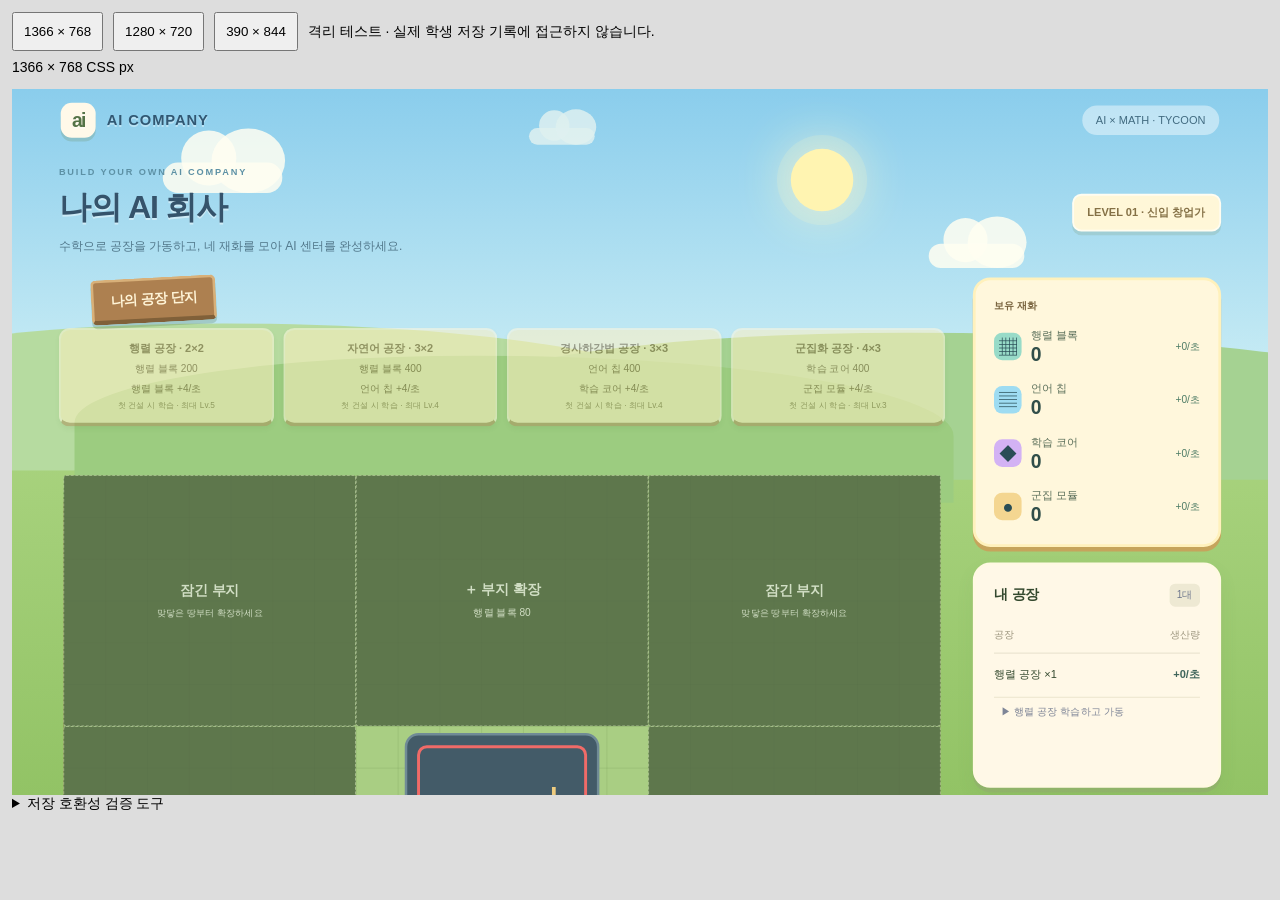
<file: tests/viewport.html>
<!doctype html>
<html lang="ko">
<head>
  <meta charset="utf-8">
  <meta name="viewport" content="width=device-width,initial-scale=1">
  <title>학습 화면 크기 검증</title>
  <style>
    body { margin: 12px; font: 14px sans-serif; background: #ddd; }
    nav { display: flex; gap: 10px; margin-bottom: 8px; align-items: center; }
    button { padding: 10px; }
    iframe { display: block; border: 0; transform-origin: top left; }
    #stage { overflow: hidden; }
    #errors { color: #a00; white-space: pre-wrap; }
  </style>
</head>
<body>
  <nav>
    <button data-size="1366,768">1366 × 768</button>
    <button data-size="1280,720">1280 × 720</button>
    <button data-size="390,844">390 × 844</button>
    <span>격리 테스트 · 실제 학생 저장 기록에 접근하지 않습니다.</span>
  </nav>
  <output id="size"></output>
  <pre id="errors" aria-live="polite"></pre>
  <div id="stage"><iframe id="game" title="검증용 게임"></iframe></div>
  <details><summary>저장 호환성 검증 도구</summary>
    <button id="seedLegacy">예전 Lv.2 기록 넣고 새로 열기</button>
    <button id="seedLegacy3">예전 Lv.3 기록 넣고 새로 열기</button>
    <button id="seedResearch3">Lv.3 연구용 공장 준비</button>
    <button id="seedLegacy4">예전 Lv.4 기록 넣고 새로 열기</button>
    <button id="seedResearch4">Lv.4 연구용 공장 준비</button>
    <button id="seedLegacy5">예전 Lv.5 기록 넣고 새로 열기</button>
    <button id="seedResearch5">Lv.5 자원 연구용 공장 준비</button>
    <button id="reloadGame">게임만 다시 열기</button>
    <button id="auditStorage">격리 저장 기록 확인</button>
    <pre id="storageAudit"></pre>
  </details>
  <script>
    // Memory storage belongs only to this QA page; the game still uses its original keys/schema.
    const memory = new Map();
    const errors = document.getElementById('errors');
    window.qaStorage = {
      getItem: key => memory.get(key) ?? null,
      setItem: (key, value) => memory.set(key, String(value)),
      removeItem: key => memory.delete(key)
    };
    window.qaError = message => { errors.textContent += message + '\n'; };
    const frame = document.getElementById('game');
    function resize(width, height) {
      frame.style.width = width + 'px';
      frame.style.height = height + 'px';
      const scale = Math.min(1, (innerWidth - 24) / width, (innerHeight - 100) / height);
      frame.style.transform = `scale(${scale})`;
      document.getElementById('stage').style.height = height * scale + 'px';
      document.getElementById('size').textContent = `${width} × ${height} CSS px`;
    }
    document.querySelectorAll('[data-size]').forEach(button => {
      button.onclick = () => resize(...button.dataset.size.split(',').map(Number));
    });
    let gameHTML = '';
    document.getElementById('reloadGame').onclick = () => { frame.srcdoc = gameHTML; };
    document.getElementById('seedLegacy').onclick = () => {
      memory.set('ai-matrix-lab-v1-test-2', JSON.stringify({ pixels: [0,1,0,1,1,1,0,1,0], pixelEdit: true, numberEdit: true, legacyMarker: 'preserve-me' }));
      frame.srcdoc = gameHTML;
    };
    document.getElementById('seedLegacy3').onclick = () => {
      memory.set('ai-matrix-lab-v1-test-3', JSON.stringify({ amount: 200, mode: 'add', seenAdd: true, seenMultiply: true, clipped: true, legacyMarker: 'preserve-me' }));
      frame.srcdoc = gameHTML;
    };
    document.getElementById('seedResearch3').onclick = () => {
      memory.set('ai-company-math-v1', JSON.stringify({
        balance: 1000000, solved: 0, level: 1, history: [], factories: { matrix: 'active' },
        instances: [{ uid: 'qa-matrix', type: 'matrix', status: 'active', cell: 154, level: 2, invested: 41000 }],
        testCreditGranted: true, mapVersion: 2, gridCols: 21, land: [4],
        unlocked: ['matrix'], upgradeResearch: ['matrix:2']
      }));
      frame.srcdoc = gameHTML;
    };
    document.getElementById('seedLegacy4').onclick = () => {
      memory.set('ai-matrix-lab-v1-test-4', JSON.stringify({ weights: [2,-1,2,-1], sample: 1, checked: [true,true], imageLessonV4: { step: 4, choice: 'left', revealed: true }, sorterLessonV1: { step: 4, choice: 'weights', named: true }, legacyMarker: 'preserve-me' }));
      frame.srcdoc = gameHTML;
    };
    document.getElementById('seedResearch4').onclick = () => {
      memory.set('ai-company-math-v1', JSON.stringify({
        balance: 10000000, solved: 0, level: 1, history: [], factories: { matrix: 'active' },
        instances: [{ uid: 'qa-matrix', type: 'matrix', status: 'active', cell: 154, level: 3, invested: 341000 }],
        testCreditGranted: true, mapVersion: 2, gridCols: 21, land: [4],
        unlocked: ['matrix'], upgradeResearch: ['matrix:2', 'matrix:3']
      }));
      frame.srcdoc = gameHTML;
    };
    document.getElementById('seedLegacy5').onclick = () => {
      memory.set('ai-matrix-lab-v1-test-5', JSON.stringify({
        order: [0, 1, 2], focusRow: 2, focusCol: 1, matched: [0, 1, 2], ran: true,
        legacyMarker: 'preserve-me'
      }));
      frame.srcdoc = gameHTML;
    };
    document.getElementById('seedResearch5').onclick = () => {
      memory.set('ai-company-math-v1', JSON.stringify({
        balance: 0, solved: 0, level: 1, history: [], factories: { matrix: 'active' },
        instances: [{ uid: 'qa-matrix', type: 'matrix', status: 'active', cell: 219, level: 4,
          spent: { matrix: 84200, language: 0, gradient: 0, cluster: 0 } }],
        economyVersion: 1, resources: { matrix: 2000000, language: 123, gradient: 456, cluster: 789 },
        centerPaid: { matrix: 0, language: 0, gradient: 0, cluster: 0 },
        testCreditGranted: true, mapVersion: 3, gridCols: 21, land: [4],
        unlocked: ['matrix'], upgradeResearch: ['matrix:2', 'matrix:3', 'matrix:4']
      }));
      frame.srcdoc = gameHTML;
    };
    document.getElementById('auditStorage').onclick = () => {
      document.getElementById('storageAudit').textContent = JSON.stringify(Object.fromEntries([...memory].map(([key, value]) => [key, JSON.parse(value)])), null, 2);
    };
    fetch('../index.html').then(response => response.text()).then(html => {
      const base = new URL('../', location.href).href;
      const setup = `<base href="${base}"><script>
        Object.defineProperty(window, 'localStorage', { value: parent.qaStorage });
        addEventListener('error', event => parent.qaError(event.message || 'Resource error: ' + event.target.src), true);
        addEventListener('unhandledrejection', event => parent.qaError(String(event.reason)));
      <\/script>`;
      gameHTML = html.replace('<head>', '<head>' + setup);
      frame.srcdoc = gameHTML;
      resize(1366, 768);
    }).catch(error => window.qaError(String(error)));
  </script>
</body>
</html>
</file>
<file: matrix-lab.css>
#matrixLab {
  width:1040px;
  max-width:calc(100vw - 24px);
  padding:24px;
  background:#f7f8f3;
  color:#253b38;
  border:2px solid #e7e9dc;
  max-height:94dvh;
  overflow-y:auto;
}
#matrixLab p {
  color:#596e66;
  line-height:1.7;
  font-size:13px;
}
#matrixLab button:focus-visible,#matrixLab input:focus-visible {
  outline:3px solid #c78b29;
  outline-offset:3px;
}
.ml-top {
  display:flex;
  justify-content:space-between;
  align-items:center;
  font-weight:700;
  color:#668077;
}
.ml-heading {
  padding:14px 4px 20px;
}
.ml-heading h2 {
  font-size:30px;
  letter-spacing:-1px;
  margin:10px 0;
}
.ml-heading p {
  margin:0;
}
#mlBadge {
  font-weight:bold;
  font-size:12px;
  color:#548061;
}
#mlTabs {
  display:flex;
  gap:8px;
  margin:0 0 20px;
}
#mlTabs button {
  border:1px solid #c6d9ca;
  border-radius:10px;
  background:#fff;
  padding:10px 16px;
  color:#4d6956;
}
#mlTabs [aria-current=step] {
  background:#3b6956;
  color:#fff;
}
.ml-two,.ml-three {
  display:grid;
  grid-template-columns:repeat(2,minmax(0,1fr));
  gap:16px;
}
.ml-three {
  grid-template-columns:repeat(3,minmax(0,1fr));
}
.ml-panel {
  background:white;
  border:1px solid #dee5db;
  border-radius:16px;
  padding:20px;
  margin-bottom:16px;
  min-width:0;
}
.ml-panel h3 {
  font-size:14px;
  margin:0 0 18px;
  color:#39594a;
}
.ml-panel p:last-child {
  margin-bottom:0;
}
.ml-chips {
  display:flex;
  gap:8px;
  flex-wrap:wrap;
}
.ml-chip {
  padding:11px 13px;
  border:1px solid #c9d6c6;
  background:#f6f8ef;
  border-radius:9px;
  color:#3c5847;
  min-height:42px;
  font-size:13px;
}
.ml-chip:hover:not(:disabled) {
  background:#e7efdb;
}
.ml-chip[aria-pressed=true] {
  background:#3b6956;
  color:white;
  border-color:#3b6956;
}
.ml-chip:disabled {
  opacity:.45;
  cursor:default;
}
.ml-highlight {
  background:#fff0bd!important;
  color:#655017!important;
}
.ml-note {
  background:#edf2e6;
  border-radius:10px;
  padding:14px 18px;
}
.ml-formula {
  background:#f4f6ee;
  padding:12px;
  border-radius:8px;
  font-variant-numeric:tabular-nums;
  overflow-wrap:anywhere;
}
.ml-matrix {
  display:flex;
  flex-direction:column;
  gap:7px;
  border-left:2px solid #98ac97;
  border-right:2px solid #98ac97;
  padding:8px;
  margin:12px 0;
}
.ml-matrix>.ml-chip {
  font-size:12px;
  white-space:nowrap;
  padding:10px 4px;
}
.ml-matrix-row {
  display:grid;
  grid-template-columns:1fr 1fr;
  gap:8px;
  text-align:center;
}
.ml-matrix-row span {
  padding:7px;
  border-radius:4px;
}
.ml-bottom {
  border-top:1px solid #dae2d4;
  margin-top:8px;
  padding-top:12px;
}
.ml-bottom .primary {
  background:#48765a;
  border-color:#2d523b;
}
.ml-bottom .primary:disabled {
  background:#d5decd;
  border-color:#bfccb6;
  color:#61735e;
}
.ml-bottom #mlStatus {
  min-height:44px;
  font-size:14px;
  color:#725e38;
}
.ml-bottom #mlStatus.ml-success {
  color:#367046;
  font-weight:bold;
}
.ml-foot {
  display:flex;
  align-items:center;
  justify-content:space-between;
  gap:10px;
  margin-top:10px;
  font-size:11px;
  color:#6b7f6d;
}
.test-tools {
  flex-wrap:wrap;
}
#testMatrixLab {
  background:#f1f6df;
  color:#476543;
}
@media(max-width:650px) {
  #matrixLab {
    padding:16px;
  }
  .ml-two,.ml-three {
    grid-template-columns:1fr;
  }
  .ml-heading h2 {
    font-size:25px;
  }
  .ml-panel {
    padding:16px;
  }
  .ml-foot {
    flex-wrap:wrap;
  }
  #mlTabs {
    gap:5px;
  }
  #mlTabs button {
    padding:10px 12px;
  }
  .ml-bottom .primary {
    min-height:48px;
  }
  .ml-heading {
    padding-bottom:12px;
  }

}
.ml-chip[aria-pressed=true]:hover:not(:disabled) {
  background:#315d4a;
  color:#fff;
}
.ml-notation {
  position:relative;
  padding:10px 14px;
  max-width:218px;
}
.ml-notation:before,.ml-notation:after {
  content:"";
  position:absolute;
  top:0;
  bottom:0;
  width:8px;
  border-top:3px solid #345e4b;
  border-bottom:3px solid #345e4b;
  pointer-events:none;
}
.ml-notation:before {
  left:0;
  border-left:3px solid #345e4b;
}
.ml-notation:after {
  right:0;
  border-right:3px solid #345e4b;
}
.ml-dialogue {
  display:flex;
  align-items:stretch;
  gap:20px;
  position:sticky;
  bottom:0;
  z-index:3;
  background:#edf3e5;
  border:2px solid #a5b99a;
  border-radius:16px;
  padding:18px;
  margin-top:16px;
  box-shadow:0 -8px 24px #253b3810;
}
.ml-speech {
  flex:1;
  min-width:0;
}
.ml-speech>strong {
  display:inline-block;
  color:#38573e;
  font-size:15px;
}
.ml-speech #mlDreamText {
  font-size:15px;
  line-height:1.7;
  margin:8px 0 12px;
  color:#324c3c;
  min-height:50px;
}
@media(max-width:650px) {
  .ml-dialogue {
    padding:12px;
    gap:10px;
  }
  .ml-speech #mlDreamText {
    font-size:13px;
  }
  .ml-dialogue .ml-chip {
    padding:8px;
  }

}
#mlTabs[hidden] {
  display:none!important;
}
.learning-eyebrow {
  font-size:11px;
  font-weight:800;
  letter-spacing:2px;
  color:#718667;
  margin:0 0 12px;
}
.ml-dream-character {
  position:relative;
  overflow:hidden;
  flex:0 0 120px;
  width:120px;
  aspect-ratio:132/150;
  align-self:flex-end;
  background:#02050c;
  border-radius:12px;
  border:1px solid #bac9d8;
  box-shadow:0 4px 14px #253b3818;
}
.ml-dream-character img {
  position:absolute;
  width:969.697%;
  max-width:none;
  height:auto;
  left:-71.212%;
  top:-10.667%;
  pointer-events:none;
}
@media(max-width:650px) {
  .ml-dream-character {
    flex-basis:64px;
    width:64px;
  }

}
#matrixLab .ml-dialogue {
  position:relative;
  display:block;
  overflow:visible;
  margin-top:102px;
  min-height:152px;
  padding:28px 238px 20px 24px;
  background:linear-gradient(115deg,rgba(28,39,62,.97),rgba(46,55,77,.95));
  border:2px solid #a7b6ca;
  border-radius:8px;
  box-shadow:inset 0 0 0 3px #e6eef011,0 8px 22px #26372e20;
  color:#f0f5ff;
  isolation:isolate;
}
#matrixLab .ml-speech>strong {
  position:absolute;
  left:20px;
  top:-20px;
  display:block;
  background:#425673;
  border:1px solid #b2c8de;
  border-radius:4px;
  padding:7px 24px;
  font-size:16px;
  letter-spacing:2px;
  color:#fff;
  box-shadow:0 3px 8px #14213a33;
  z-index:3;
}
#matrixLab .ml-speech #mlDreamText {
  color:#f1f6ff;
  font-size:16px;
  line-height:1.85;
  min-height:56px;
  margin:4px 0 12px;
  word-break:keep-all;
  text-shadow:0 1px 2px #132138;
}
#matrixLab .ml-dialogue .ml-dream-character {
  position:absolute;
  right:14px;
  bottom:18px;
  width:210px;
  height:239px;
  aspect-ratio:auto;
  overflow:visible;
  background:none;
  border:0;
  border-radius:0;
  box-shadow:none;
  z-index:2;
  pointer-events:none;
  animation:mtPortraitEnter .35s ease-out;
}
#matrixLab .ml-dialogue .ml-dream-character img {
  position:static;
  display:block;
  width:100%;
  height:100%;
  max-width:100%;
  object-fit:contain;
  left:auto;
  top:auto;
  filter:drop-shadow(0 7px 6px #14283b40);
}
#matrixLab .ml-dialogue .ml-chip {
  color:#eef5ff;
  border-color:#8ba2bb;
  background:#ffffff0a;
  min-height:40px;
  padding:8px 16px;
}
#matrixLab .ml-dialogue .ml-chip:hover:not(:disabled) {
  background:#ffffff22;
}
@media(max-width:650px) {
  #matrixLab .ml-dialogue {
    margin-top:78px;
    padding:24px 145px 14px 16px;
    min-height:150px;
  }
  #matrixLab .ml-dialogue .ml-dream-character {
    width:140px;
    height:160px;
    right:4px;
    bottom:55px;
  }
  #matrixLab .ml-speech #mlDreamText {
    font-size:14px;
    line-height:1.7;
  }

}
@media(max-width:420px) {
  #matrixLab .ml-dialogue {
    margin-top:62px;
    padding:24px 94px 12px 12px;
    min-height:158px;
  }
  #matrixLab .ml-dialogue .ml-dream-character {
    width:112px;
    height:128px;
    right:-7px;
    bottom:97px;
  }
  #matrixLab .ml-speech #mlDreamText {
    font-size:13px;
    min-height:70px;
  }
  #matrixLab .ml-speech>strong {
    left:12px;
    padding:6px 18px;
    font-size:14px;
  }

}
@media(prefers-reduced-motion:reduce) {
  #matrixLab .ml-dialogue .ml-dream-character {
    animation:none;
  }

}
</file>
<file: matrix-lesson.css>
/* Base learning elements are also used by the unchanged non-matrix dialogs. */
#learningAnswer {
  width: 110px;
  min-width: 0;
  margin-left: 12px;
  background: #fff9e6;
  border: 2px solid #e1d4ad;
  border-radius: 11px;
  padding: 13px;
  text-align: center;
  color: var(--ink);
}
.learning-question {
  white-space: pre-line;
  background: #f1f3dc;
  border: 1px solid #e0e4c5;
  border-radius: 12px;
  padding: 20px;
  line-height: 1.9;
  font-size: 16px;
  margin: 20px 0;
}
#learningTitle {
  font-size: 24px;
  letter-spacing: -1px;
}
#learningDescription {
  font-size: 13px;
}
#learningFeedback {
  min-height: 35px;
  font-size: 12px;
}
#learningForm + p {
  margin-bottom: 0;
  font-size: 10px;
}
body:has(dialog[open]) {
  overflow: hidden;
}
#learningDialog.matrix-tutorial {
  width: 960px;
  height: min(940px, 96dvh);
  max-height: 96dvh;
  padding: 12px;
  overflow: hidden;
  background: #f3f5ed;
}
#learningDialog.matrix-tutorial[open] {
  display: flex;
  flex-direction: column;
}
#learningDialog.matrix-tutorial > .dialog-top {
  flex: none;
  min-height: 44px;
  padding: 0 8px 6px;
}
#learningDialog.matrix-tutorial > .card {
  display: flex;
  flex: 1;
  flex-direction: column;
  min-height: 0;
  padding: 14px;
  overflow: hidden;
}
.matrix-tutorial #learningTitle {
  font-size: 22px;
  margin: 3px 0;
}
.matrix-tutorial #learningDescription {
  margin: 3px 0 6px;
}
#learningDialog.matrix-tutorial #learningQuestion {
  flex: 1;
  min-height: 0;
  margin: 10px 0 0;
  padding: 14px;
  overflow: auto;
  overscroll-behavior: contain;
  scroll-padding: 12px;
  scrollbar-gutter: stable;
  white-space: normal;
  background: #fff;
  border-color: #d9e3d0;
  line-height: 1.55;
}
.matrix-tutorial h3 {
  font-size: 18px;
  margin: 6px 0 16px;
  color: #38573e;
}
.mt-progress {
  font-size: 11px;
  color: #718667;
}
.mt-order {
  padding: 12px;
  background: #fff8df;
  border-radius: 10px;
  font-size: 18px;
  line-height: 1.9;
}
.matrix-tutorial .mt-caption {
  font-size: 12px;
  color: #6e7c65;
  margin: 10px 0;
}
.mt-equations {
  font-size: 27px;
  line-height: 1.8;
  text-align: center;
  color: #304d3a;
  font-variant-numeric: tabular-nums;
}
.mt-aligned {
  display: grid;
  grid-template-columns: 1fr 30px 1fr 30px 1fr;
  gap: 12px;
  max-width: 460px;
  margin: 20px auto;
  text-align: center;
  align-items: center;
}
.mt-aligned b {
  font-size: 27px;
  padding: 8px;
  border-radius: 8px;
}
.mt-x {
  color: #286291;
  background: #e7f2fd;
  border-bottom: 2px solid #528bb5;
}
.mt-y {
  color: #805c24;
  background: #fff1ce;
  border-bottom: 2px dashed #bb8c40;
}
.mt-rules {
  list-style: none;
  padding: 0;
  margin: 0;
  display: grid;
  gap: 10px;
}
.mt-rules li {
  padding: 10px;
  background: #f4f6ec;
  border-radius: 8px;
}
.mt-rules strong, .mt-rules span {
  display: block;
}
.mt-rules strong {
  font-size: 14px;
}
.mt-rules span {
  font-size: 21px;
}
.mt-rules small {
  font-size: 11px;
}
.mt-button {
  border: 1px solid #bccda9;
  border-radius: 8px;
  background: #eff4e6;
  color: #3d5833;
  padding: 10px 16px;
  min-height: 44px;
}
.mt-button:disabled {
  opacity: .45;
  cursor: default;
}
#mtNav {
  display: flex;
  justify-content: space-between;
  flex: none;
  gap: 12px;
  margin: 12px 0 0;
  align-items: center;
}
#mtReplay {
  margin-left: auto;
}
#mtTestLevels {
  display: flex;
  gap: 6px;
  margin-top: 4px;
}
#mtTestLevels .mt-button {
  padding: 6px 12px;
}
.matrix-tutorial #learningForm {
  flex: none;
}
.matrix-tutorial #learningFeedback {
  min-height: 0;
  margin: 5px 0;
  line-height: 1.5;
}
.matrix-tutorial #learningForm label {
  display: block;
  text-align: center;
  padding: 12px;
}
.matrix-tutorial #learningForm + p {
  margin: 6px 0 0;
  line-height: 1.4;
}
.matrix-tutorial button.primary:disabled {
  opacity: .5;
}
#mtMorph {
  position: relative;
  height: 145px;
  max-width: 560px;
  margin: 8px auto 0;
  font-variant-numeric: tabular-nums;
  font-size: 29px;
  color: #304d3a;
}
#mtMorph .mt-number, #mtMorph .mt-glyph {
  position: absolute;
  left: var(--from);
  top: calc(18px + var(--row)*57px);
  transform: translateX(-50%);
  font-style: normal;
  line-height: 36px;
  transition: left 950ms cubic-bezier(.22,.7,.22,1), top 950ms cubic-bezier(.22,.7,.22,1), opacity 300ms ease;
}
#mtMorph .mt-glyph {
  font-weight: 400;
}
#mtMorph .mt-faded {
  opacity: 0;
}
#mtMorph.mt-formed .mt-number {
  left: var(--to);
  top: calc(20px + var(--row)*57px);
}
.mt-outline {
  position: absolute;
  top: 9px;
  height: 111px;
  opacity: 0;
  transition: opacity 600ms ease;
  pointer-events: none;
}
.mt-outline::before, .mt-outline::after {
  content: '';
  position: absolute;
  top: 0;
  bottom: 0;
  width: 8px;
  border-top: 3px solid #456247;
  border-bottom: 3px solid #456247;
}
.mt-outline::before {
  left: 0;
  border-left: 3px solid #456247;
}
.mt-outline::after {
  right: 0;
  border-right: 3px solid #456247;
}
.mt-a {
  left: 16%;
  width: 25%;
}
.mt-v {
  left: 49%;
  width: 12%;
}
.mt-b {
  left: 70%;
  width: 18%;
}
.mt-new {
  position: absolute;
  opacity: 0;
  transition: opacity 600ms ease;
  transform: translateX(-50%);
  line-height: 36px;
}
.mt-vx {
  left: 55%;
  top: 20px;
}
.mt-vy {
  left: 55%;
  top: 77px;
}
.mt-times {
  left: 45%;
  top: 48px;
  font-size: 22px;
}
.mt-equals {
  left: 65%;
  top: 48px;
  font-size: 22px;
}
#mtMorph.mt-revealed .mt-outline, #mtMorph.mt-revealed .mt-new {
  opacity: 1;
}
.mt-storage {
  opacity: 0;
  visibility: hidden;
  transition: opacity 500ms ease;
}
.mt-storage.mt-visible {
  opacity: 1;
  visibility: visible;
}
.matrix-tutorial .mt-storage pre {
  font-family: ui-monospace,SFMono-Regular,Consolas,monospace;
  background: #edf3e5;
  font-size: 14px;
  line-height: 1.5;
  padding: 8px 12px;
  border-radius: 8px;
  white-space: pre-wrap;
  margin: 6px 0;
}
.matrix-tutorial .mt-storage p {
  font-size: 13px;
  margin: 8px 0;
  line-height: 1.5;
}
#mtTransformNote {
  min-height: 20px;
  margin: 5px 0;
}
.mt-final-system {
  font-size: 21px;
  line-height: 1.8;
  text-align: center;
  color: #304d3a;
  font-variant-numeric: tabular-nums;
}
.mt-final-matrices {
  display: flex;
  align-items: center;
  justify-content: center;
  gap: 12px;
}
.mt-bracket {
  position: relative;
  display: grid;
  grid-template-columns: repeat(var(--cols),minmax(27px,1fr));
  gap: 6px 12px;
  padding: 10px 15px;
  font-size: 23px;
  text-align: center;
  font-variant-numeric: tabular-nums;
  align-items: center;
}
.mt-bracket::before, .mt-bracket::after {
  content: '';
  position: absolute;
  top: 0;
  bottom: 0;
  width: 8px;
  border-top: 3px solid #456247;
  border-bottom: 3px solid #456247;
}
.mt-bracket::before {
  left: 0;
  border-left: 3px solid #456247;
}
.mt-bracket::after {
  right: 0;
  border-right: 3px solid #456247;
}
.mt-bracket > span {
  display: grid;
  place-items: center;
  height: 48px;
}
.mt-final-a input {
  width: 48px;
  height: 48px;
  min-width: 0;
  border: 2px dashed #a79259;
  border-radius: 7px;
  background: #fff6d9;
  font-size: 22px;
  color: #304d3a;
  text-align: center;
  padding: 2px;
}
.mt-final-a input:not(:placeholder-shown) {
  border-style: solid;
}
.mt-final-a input[aria-invalid=true] {
  border-style: double;
  border-width: 3px;
}
.mt-final-matrices > b {
  font-size: 21px;
}
#learningDialog #mtGuide {
  position: fixed;
  inset: 0;
  z-index: 100;
  margin: 0;
  width: 100vw;
  height: 100dvh;
  padding: 0;
  border: 0;
  border-radius: 0;
  box-shadow: none;
  cursor: pointer;
  isolation: isolate;
  color: #f0f5ff;
  background: linear-gradient(to bottom,rgba(0,0,0,.43) 0%,rgba(0,0,0,.5) 44%,rgba(0,0,0,.84) 68%,#000 88%);
  animation: mtSceneIn .24s ease-out;
}
#mtGuide > div:first-child {
  position: absolute;
  left: max(6vw,24px);
  right: 34vw;
  bottom: max(6dvh,24px);
  z-index: 3;
}
#mtGuide > div:first-child > strong {
  display: block;
  padding: 0;
  margin: 0 0 16px;
  font-size: 24px;
  letter-spacing: 2px;
  color: #a9e9ff;
  text-shadow: 0 2px 5px #000;
}
#mtSpeech {
  font-size: clamp(18px,2.1vw,26px);
  line-height: 1.9;
  margin: 0;
  color: white;
  word-break: keep-all;
  text-shadow: 0 2px 5px #000;
}
#mtGuide .ml-dream-character {
  position: absolute;
  width: clamp(180px,32vw,390px);
  height: clamp(210px,38vw,450px);
  right: 3vw;
  bottom: 3dvh;
  aspect-ratio: auto;
  overflow: visible;
  background: none;
  border: 0;
  border-radius: 0;
  box-shadow: none;
  z-index: 2;
  pointer-events: none;
  animation: mtPortraitEnter .3s ease-out;
}
#mtGuide .ml-dream-character img {
  position: static;
  display: block;
  width: 100%;
  height: 100%;
  max-width: 100%;
  object-fit: contain;
  filter: drop-shadow(0 7px 6px #14283b40);
}
.mt-dismiss-hint {
  display: block;
  margin-top: 24px;
  color: #c3c8d1;
  font-size: 13px;
  letter-spacing: .5px;
}
@keyframes mtSceneIn {
  from {
    opacity: 0;
  }
  to {
    opacity: 1;
  }

}
@keyframes mtPortraitEnter {
  from {
    opacity: 0;
    transform: translateX(14px);
  }
  to {
    opacity: 1;
    transform: translateX(0);
  }

}
@media (min-width: 650px) {
  #learningQuestion[data-step="4"] {
    display: grid;
    grid-template-columns: minmax(0,1fr) minmax(0,1.35fr);
    align-content: center;
    column-gap: 18px;
  }
  #learningQuestion[data-step="4"] > .mt-progress, #learningQuestion[data-step="4"] > h3 {
    grid-column: 1/-1;
  }
  #learningQuestion[data-step="4"] > .mt-final-system {
    grid-column: 1;
    grid-row: 3;
    align-self: center;
    font-size: 22px;
  }
  #learningQuestion[data-step="4"] > .mt-caption {
    grid-column: 1;
    grid-row: 4;
    align-self: start;
  }
  #learningQuestion[data-step="4"] > .mt-final-matrices {
    grid-column: 2;
    grid-row: 3/5;
    gap: 8px;
  }
  .mt-final-matrices .mt-bracket {
    gap: 5px 8px;
    padding: 8px 10px;
  }

}
@media (max-width: 649px) {
  #learningDialog.matrix-tutorial {
    width: 100%;
    max-width: 100%;
    height: 100dvh;
    max-height: 100dvh;
    margin: 0;
    border-radius: 0;
    padding: 8px;
    border-width: 0;
  }
  #learningDialog.matrix-tutorial > .card {
    padding: 10px;
  }
  .matrix-tutorial #learningTitle {
    font-size: 20px;
  }
  #learningDialog.matrix-tutorial #learningQuestion {
    padding: 12px;
  }
  .mt-final-system {
    font-size: 18px;
    line-height: 1.5;
  }
  .mt-final-a input {
    width: 44px;
  }
  .mt-final-matrices {
    gap: 5px;
  }
  .mt-final-matrices .mt-bracket {
    font-size: 18px;
    gap: 4px;
    padding: 7px;
    grid-template-columns: repeat(var(--cols),minmax(22px,1fr));
  }
  .matrix-tutorial #learningForm + p {
    display: none;
  }
  #mtGuide > div:first-child {
    left: 24px;
    right: 24px;
    bottom: 5dvh;
  }
  #mtGuide .ml-dream-character {
    width: 180px;
    height: 210px;
    right: 10px;
    bottom: 30dvh;
    opacity: .95;
  }
  #mtGuide > div:first-child > strong {
    font-size: 21px;
    margin-bottom: 12px;
  }
  #mtSpeech {
    font-size: 18px;
    line-height: 1.75;
  }
  #mtNav {
    gap: 6px;
    flex-wrap: wrap;
  }
  .mt-dismiss-hint {
    margin-top: 16px;
  }

}
@media (max-width: 420px) {
  .learning-question {
    font-size: 14px;
  }
  .mt-order {
    font-size: 14px;
    padding: 8px;
  }
  .mt-equations {
    font-size: 21px;
  }
  .mt-aligned {
    gap: 6px;
    grid-template-columns: 1fr 18px 1fr 18px 1fr;
  }
  .mt-aligned b {
    font-size: 23px;
    padding: 5px;
  }
  .mt-rules span {
    font-size: 18px;
  }
  .matrix-tutorial h3 {
    font-size: 16px;
  }
  #mtMorph {
    font-size: 25px;
  }
  .mt-outline::before, .mt-outline::after {
    width: 6px;
  }
  .matrix-tutorial .mt-storage p, .matrix-tutorial .mt-storage pre {
    font-size: 12px;
  }
  .mt-final-matrices > b {
    font-size: 17px;
  }

}
@media (max-height: 700px) and (min-width: 650px) {
  #learningDialog.matrix-tutorial > .card {
    padding: 8px 12px;
  }
  .matrix-tutorial #learningTitle {
    font-size: 19px;
  }
  .matrix-tutorial #learningDescription {
    font-size: 12px;
  }
  .matrix-tutorial #learningForm + p {
    display: none;
  }

}
@media (prefers-reduced-motion: reduce) {
  #mtMorph *, .mt-storage {
    transition: none;
  }
  #learningDialog #mtGuide, #mtGuide .ml-dream-character {
    animation: none;
  }

}
</file>
<file: matrix-controls.css>
/* Reused in grayscale/color zoom and the Lv.4/Lv.5 column machines. */
.matrix-zoom { transform: scale(.55); transition: transform 1.2s ease; }
.matrix-zoom .px-grid > span, .matrix-zoom .color-grid > span {
  color: transparent !important; border-color: transparent;
  transition: color .6s .5s, border-color .6s .5s;
}
.matrix-zoom.expanded { transform: scale(1); }
.matrix-zoom.expanded .px-grid > span, .matrix-zoom.expanded .color-grid > span {
  color: inherit !important; border-color: #9aa5a0;
}
.matrix-zoom.expanded span[style*="color:#fff"] { color: #fff !important; }
.flip-lamps {
  display: grid; grid-template-columns: repeat(var(--machine-size, 3), 1fr);
  aspect-ratio: 1; gap: 3px; margin: auto;
}
.flip-lamps > * {
  display: grid; place-items: center; min-width: 0; padding: 0;
  color: #5b665d; background: #e6e9df; border: 1px solid #aab5a2;
  border-radius: 6px; font: bold 17px ui-monospace, monospace;
}
.flip-lamps .is-on { background: #ffe086; color: #594214; border: 2px solid #ac801a; }
.flip-lamps button { touch-action: manipulation; cursor: pointer; }
.flip-lamps button:focus-visible { outline: 3px solid #3265cb; outline-offset: 1px; }
.flip-lamps.mc-labelled { grid-template-columns: 18px repeat(var(--machine-size, 3), 1fr); grid-template-rows: 18px repeat(var(--machine-size, 3), 1fr); }
.flip-lamps .mc-axis { background: none; border: 0; font-size: 11px; }
@media (prefers-reduced-motion: reduce) {
  .matrix-zoom, .matrix-zoom span { transition: none; }
}
</file>
<file: matrix-lesson-2.css>
/* Pixel lesson only; the shared dialog and Dreamy scene retain their Lv.1 layout. */
#learningDialog.matrix-level-two #learningQuestion {
  display: block;
  text-align: center;
  scrollbar-gutter: auto;
}
.matrix-level-two h3 { margin: 4px 0 8px; }
.matrix-level-two h4 { margin: 3px 0 5px; font-size: 13px; }
.matrix-level-two #learningQuestion p { margin: 8px 0; font-size: 14px; }
.px-grid {
  display: grid;
  grid-template-columns: repeat(var(--n), 1fr);
  width: 154px;
  aspect-ratio: 1;
  margin: auto;
}
.px-grid > span, .px-grid > button {
  display: grid;
  place-items: center;
  min-width: 0;
  min-height: 0;
  padding: 0;
  border: 1px solid #909b96;
  border-radius: 0;
  font: 10px ui-monospace, monospace;
  opacity: 1;
}
.px-grid > button:focus-visible { outline: 3px solid #ed872c; z-index: 1; }
.px-grid > button.px-wrong { outline: 3px dashed #e24c23; outline-offset: -3px; }
.px-zoom { height: 220px; display: grid; place-items: center; }
#pxZoomImage .px-grid { width: 210px; }
#pxAddress {
  display: grid;
  grid-template-columns: 24px repeat(6, 34px);
  grid-template-rows: 24px repeat(6, 34px);
  gap: 3px;
  justify-content: center;
}
#pxAddress button { border: 1px solid #8e9e8c; border-radius: 4px; background: #edf1e8; padding: 0; }
#pxAddress b { align-self: center; font-size: 13px; }
#pxSample { width: 112px; height: 112px; border: 1px solid #879589; margin: 10px auto; }
.px-slider { display: flex; gap: 12px; align-items: center; justify-content: center; }
.px-slider input { width: min(230px, 60%); min-height: 36px; }
.px-slider output { min-width: 3ch; font-variant-numeric: tabular-nums; }
#pxSwatches { display: flex; justify-content: center; gap: 14px; margin: 12px 0; font-size: 13px; }
#pxSwatches .px-grid { width: 40px; }
.px-paint-layout { display: grid; grid-template-columns: 180px 180px; justify-content: center; gap: 32px; }
#pxBrushes { display: grid; grid-template-columns: 1fr 1fr; gap: 5px; }
#pxBrushes button { min-height: 36px; border: 1px solid #899c84; border-radius: 6px; background: #fff; }
#pxBrushes button::before { content: ''; display: inline-block; width: 14px; height: 14px; vertical-align: middle; margin-right: 5px; background: var(--shade); border: 1px solid #849082; }
#pxBrushes button[aria-pressed="true"], #pxChoices button[aria-pressed="true"] { outline: 3px solid #43623a; outline-offset: -3px; }
.px-checks { display: flex; flex-wrap: wrap; justify-content: center; gap: 5px; margin-top: 8px; }
.px-checks button { min-height: 34px; padding: 5px 9px; font-size: 12px; }
#pxPaint { touch-action: none; user-select: none; }
#pxNumbers { margin-top: 4px; }
.px-quiz { display: flex; justify-content: center; align-items: center; gap: 30px; }
#pxQuizMatrix .px-grid { width: 170px; }
#pxQuizMatrix span { background: transparent !important; color: #20382a !important; border: 0; font-size: 19px; }
#pxQuizMatrix { border-left: 2px solid; border-right: 2px solid; padding: 5px; }
#pxChoices { display: grid; grid-template-columns: repeat(4, 1fr); gap: 10px; }
#pxChoices button { padding: 5px; border: 1px solid #91a087; background: #f4f6f0; border-radius: 6px; }
#pxChoices .px-grid { width: 88px; }
#pxChoices b { display: block; font-size: 12px; }
@media (max-width: 649px) {
  .matrix-level-two #learningTitle { font-size: 18px; }
  .px-paint-layout { grid-template-columns: 130px 154px; gap: 10px; }
  #pxReference .px-grid { width: 126px; }
  .px-quiz { gap: 12px; }
  #pxQuizMatrix .px-grid { width: 112px; }
  #pxQuizMatrix span { font-size: 13px; }
  #pxChoices { grid-template-columns: 1fr 1fr; gap: 6px; }
  #pxChoices .px-grid { width: 66px; }
}
@media (max-height: 780px) and (min-width: 650px) {
  .px-paint-layout .px-grid { width: 133px; }
  #pxBrushes { grid-template-columns: repeat(4, 1fr); }
  #pxBrushes button { font-size: 11px; padding: 0; }
  #pxBrushes button::before { width: 10px; height: 10px; margin-right: 2px; }
  .px-paint-layout h4 { font-size: 12px; margin: 2px 0; }
}
@media (max-height: 740px) and (min-width: 650px) {
  #learningDialog.matrix-level-two > .card { padding: 10px; }
  #learningDialog.matrix-level-two #learningQuestion { padding: 10px; }
  .matrix-level-two #learningForm + p { display: none; }
  .px-paint-layout .px-grid { width: 126px; }
  .px-zoom { height: 190px; }
  #pxZoomImage .px-grid { width: 182px; }
  #pxSample { width: 96px; height: 96px; }
}
</file>
<file: matrix-lesson-3.css>
/* Image operations use the existing shared dialog and pixel markup. */
#learningDialog.matrix-level-three #learningQuestion {
  display: block;
  text-align: center;
  padding: 10px;
  scrollbar-gutter: auto;
}
.matrix-level-three h3 { margin: 3px 0 8px; }
.matrix-level-three #learningQuestion p { margin: 6px 0; font-size: 13px; }
.matrix-level-three #learningForm + p { display: none; }
.im-equation { display: flex; align-items: center; justify-content: center; gap: 10px; margin: 8px 0; }
.im-equation figure, .im-quiz-original figure { margin: 0; }
.im-equation figcaption, .im-quiz-original figcaption { font-size: 12px; margin-bottom: 3px; }
.matrix-level-three .px-grid { width: 140px; }
.matrix-level-three .px-grid span { font-size: 10px; }
.matrix-level-three .px-grid span.im-clipped {
  outline: 2px dashed #c53b28;
  outline-offset: -2px;
}
#imMatrix .px-grid { border-left: 2px solid #38573e; border-right: 2px solid #38573e; }
#imMatrix span { background: #fff !important; color: #20382a !important; border: 0; }
.im-slider { display: flex; align-items: center; justify-content: center; gap: 10px; font-size: 14px; }
.im-slider input { width: min(240px, 52%); min-height: 36px; }
.im-slider output { min-width: 3ch; font-variant-numeric: tabular-nums; }
.im-difference { max-width: 410px; margin: 6px auto; font-size: 12px; }
.im-difference > div { display: flex; align-items: center; gap: 8px; }
.im-difference span { width: 70px; text-align: right; }
.im-difference meter { flex: 1; height: 18px; }
.im-difference output { width: 3ch; text-align: right; }
.im-prediction { display: block; font-size: 14px; }
.im-prediction input { width: 70px; min-height: 36px; margin: 6px; text-align: center; border: 1px solid #8b9a83; border-radius: 6px; }
.im-actions { display: flex; justify-content: center; gap: 8px; }
.im-actions button { min-height: 36px; padding: 5px 12px; }
#imInverted:empty { width: 140px; height: 140px; display: grid; place-items: center; border: 2px dashed #a8b29e; }
#imInverted:empty::after { content: '?'; font-size: 28px; }
.im-quiz-original { display: flex; align-items: center; justify-content: center; gap: 16px; margin-bottom: 8px; }
.im-quiz-original .px-grid { width: 77px; }
#imChoices { display: flex; justify-content: center; gap: 12px; }
#imChoices button { border: 1px solid #91a087; background: #f4f6f0; border-radius: 6px; padding: 6px; }
#imChoices strong { display: block; font-size: 14px; margin-bottom: 3px; }
#imChoices .px-grid { width: 98px; }
#imChoices button[aria-pressed="true"] { outline: 3px solid #43623a; outline-offset: -3px; }
@media (max-height: 780px) and (min-width: 650px) {
  #learningDialog.matrix-level-three > .card { padding: 10px; }
  .matrix-level-three .px-grid { width: 126px; }
  #imInverted:empty { width: 126px; height: 126px; }
  .im-quiz-original .px-grid { width: 63px; }
  #imChoices .px-grid { width: 91px; }
}
@media (max-width: 649px) {
  .matrix-level-three #learningTitle { font-size: 19px; }
  .im-equation { gap: 4px; }
  .im-equation > b { font-size: 13px; }
  .matrix-level-three .px-grid { width: 91px; }
  .matrix-level-three .px-grid span { font-size: 7px; }
  .im-arrival .px-grid { width: 126px; }
  .im-arrival .px-grid span { font-size: 10px; }
  #imInverted:empty { width: 91px; height: 91px; }
  .im-prediction { font-size: 13px; }
  .im-quiz-original .px-grid { width: 63px; }
  #imChoices { display: grid; grid-template-columns: repeat(2, max-content); gap: 8px; }
  #imChoices .px-grid { width: 84px; }
}
</file>
<file: matrix-lesson-4.css>
/* Matrix image transformations. Other lesson layouts remain untouched. */
#learningDialog.matrix-level-four #learningQuestion {
  display: block;
  text-align: center;
  padding: 10px;
  scrollbar-gutter: auto;
}
.matrix-level-four #learningForm + p { display: none; }
.matrix-level-four h3 { margin: 3px 0 8px; }
.matrix-level-four h4 { margin: 2px 0 5px; font-size: 12px; }
.matrix-level-four #learningQuestion p { margin: 6px 0; font-size: 13px; }
.flip-equation { display: flex; justify-content: center; align-items: center; gap: 12px; }
.flip-equation > b { font-size: 20px; }
.flip-card { min-width: 0; }
.flip-card .px-grid, .flip-lamps { width: 114px; }
.flip-card .px-grid > span, .flip-card .px-grid > button { font-size: 12px; }
.flip-selected { outline: 3px solid #e58219; outline-offset: -3px; }
.flip-ghost { opacity: .45; }
.flip-intro { margin: 18px 0; }
.flip-formula { font: 16px ui-monospace, monospace; }
.flip-zero { opacity: .4; }
.flip-kept { font-weight: 800; text-decoration: underline; text-underline-offset: 4px; }
.flip-status { color: #37583e; background: #edf3e7; padding: 6px 9px; border-radius: 5px; }
.flip-status:empty { display: none; }
#flipSources { display: flex; justify-content: center; gap: 8px; font-size: 11px; margin: 3px 0 8px; }
#flipSources span { padding: 3px 7px; border: 1px solid #bdcaae; border-radius: 4px; }
.flip-builder-footer { display: flex; align-items: center; justify-content: center; gap: 18px; margin: 8px 0; }
.flip-builder-footer .px-grid { width: 66px; }
.flip-builder-footer .px-grid span { font-size: 8px; }
.flip-builder-footer > div { max-width: 280px; }
.flip-buttons { display: flex; justify-content: center; gap: 7px; margin: 7px 0; }
.flip-buttons button, #flipSwitch, #flipHint { min-height: 36px; padding: 5px 12px; font-size: 12px; }
.flip-buttons button[aria-pressed="true"] { outline: 3px solid #577747; outline-offset: -3px; }
#flipComparison { display: flex; justify-content: center; gap: 25px; margin: 4px 0 8px; }
#flipComparison .px-grid { width: 54px; }
#flipComparison .px-grid span { font-size: 8px; }
#flipMoveStage .px-grid, #flipMoveStage .flip-lamps { width: 81px; }
#flipOrderLabel { font-weight: bold; }
#flipGallery { display: flex; justify-content: center; gap: 12px; }
#flipGallery .px-grid { width: 69px; }
#flipGallery .px-grid span { font-size: 8px; }
#flipBonus { margin: 8px 0; }
#flipBonus .px-grid { width: 98px; }
#flipBonus .px-grid span { font-size: 7px; }
.flip-quiz-preview { display: flex; justify-content: center; align-items: center; gap: 18px; }
#flipAnswerResult .px-grid { width: 66px; }
#flipAnswerResult .px-grid span { font-size: 8px; }
@media (max-height: 780px) and (min-width: 650px) {
  #learningDialog.matrix-level-four > .card { padding: 10px; }
  .matrix-level-four #learningQuestion[data-step="3"] .flip-status { font-size: 12px; line-height: 1.35; }
  #learningQuestion[data-step="2"] .flip-equation .px-grid,
  #learningQuestion[data-step="2"] .flip-lamps { width: 96px; }
  .flip-builder-footer { margin: 5px 0; }
  #flipQuizIntro .px-grid { width: 90px; }
  #flipOrderActivity { display: grid; grid-template-columns: 180px 1fr; align-items: center; gap: 2px 8px; }
  #flipOrderActivity[hidden] { display: none; }
  #flipComparison { grid-row: 1/4; gap: 12px; }
  #flipSwitch { justify-self: center; }
  #flipOrderLabel { grid-column: 2; }
  #flipCelebration { display: grid; grid-template-columns: 1fr 145px; align-items: center; }
  #flipCelebration[hidden] { display: none; }
  #flipCelebration > p { grid-column: 1; }
  #flipBonus { grid-column: 2; grid-row: 1/3; }
}
@media (max-width: 649px) {
  .matrix-level-four #learningTitle { font-size: 19px; }
  .flip-equation { gap: 5px; }
  .flip-equation > b { font-size: 16px; }
  .flip-card .px-grid, .flip-lamps { width: 81px; }
  .flip-card .px-grid > span, .flip-card .px-grid > button { font-size: 9px; }
  .flip-card h4 { font-size: 10px; }
  #flipBuilder .flip-lamps { width: 108px; }
  .flip-lamps > * { font-size: 14px; }
  #flipSources { gap: 4px; font-size: 10px; }
  .flip-builder-footer { gap: 10px; }
  .flip-builder-footer .px-grid { width: 60px; }
  .flip-builder-footer > div { max-width: 215px; }
  .flip-buttons { flex-wrap: wrap; gap: 5px; }
  .flip-buttons button { min-width: 115px; }
  #flipPredictions button { min-width: 0; }
  #flipComparison .px-grid { width: 42px; }
  #flipMoveStage .px-grid, #flipMoveStage .flip-lamps { width: 72px; }
  .flip-quiz-preview { flex-wrap: wrap; gap: 4px; }
  #flipGallery { gap: 7px; }
  #flipGallery .px-grid { width: 61px; }
  #flipGallery .px-grid span { font-size: 8px; }
  #flipBonus .px-grid { width: 98px; }
  #flipBonus .px-grid span { font-size: 7px; }
  .matrix-level-four #learningQuestion .flip-status { font-size: 12px; line-height: 1.45; }
}
</file>
<file: matrix-lesson-5.css>
/* Color filter lesson. Each stage fits the shared fixed-height learning frame. */
.color-grid { display: grid; grid-template-columns: repeat(var(--cols), 1fr); width: 140px; margin: auto; }
.color-grid > span, .color-grid > button {
  display: grid; place-items: center; aspect-ratio: 1; min-width: 0; min-height: 0;
  padding: 0; border: 1px solid #84968d; border-radius: 0;
  font: 10px/1.15 ui-monospace, monospace;
}
#learningDialog.matrix-level-five #learningQuestion { display: block; text-align: center; padding: 10px; scrollbar-gutter: auto; }
.matrix-level-five #learningForm + p { display: none; }
.matrix-level-five h3 { margin: 3px 0 7px; }
.matrix-level-five h4 { margin: 2px 0 5px; font-size: 12px; }
.matrix-level-five #learningQuestion p { margin: 6px 0; font-size: 13px; }
.matrix-level-five .mt-button { min-height: 34px; padding: 5px 10px; font-size: 12px; }
.cf-status { padding: 5px 8px; border-radius: 5px; background: #edf3e7; color: #37583e; }
.cf-status:empty { display: none; }
.cf-color-layout { display: flex; align-items: center; justify-content: center; gap: 26px; }
.cf-zoom-area { width: 224px; height: 224px; display: grid; place-items: center; }
#cfZoomImage .color-grid { width: 224px; }
#cfZoomImage span { font-size: 8px; }
.cf-slider { display: flex; align-items: center; gap: 7px; font: bold 13px ui-monospace, monospace; }
.cf-slider input { min-width: 0; width: 165px; height: 34px; }
.cf-slider output { width: 3ch; }
.cf-mix-row { display: flex; align-items: center; justify-content: center; gap: 10px; margin: 6px; }
#cfMix { width: 40px; height: 40px; border: 1px solid #879589; }
#cfMixValue { font-size: 13px; }
.cf-swatches { display: flex; justify-content: center; gap: 10px; font-size: 11px; }
.cf-swatches i, .cf-target i { display: inline-block; width: 17px; height: 17px; border: 1px solid #788676; vertical-align: middle; margin-right: 4px; }
.cf-swatches small { display: block; font-size: 9px; }
.cf-gray-layout { display: flex; align-items: center; justify-content: center; gap: 24px; margin: 10px 0; }
#cfGrayPixel { width: 95px; height: 95px; border: 1px solid #879589; transition: background-color .5s; }
#cfGrayAnswer { width: 72px; min-height: 34px; border: 1px solid #91a087; border-radius: 5px; text-align: center; }
.cf-why { text-align: left; font-size: 12px; border: 1px solid #c0ccba; border-radius: 5px; padding: 5px 9px; margin-top: 6px; }
.cf-why summary { cursor: pointer; font-weight: bold; min-height: 24px; }
.matrix-level-five #learningQuestion .cf-why p { margin: 3px 0; font-size: 11px; }
.matrix-level-five #learningQuestion .cf-note { font-size: 11px; color: #5b6957; }
.cf-batch-layout { display: flex; justify-content: center; align-items: center; gap: 22px; }
#cfPhoto .color-grid, #cfBatchOutput .color-grid { width: 99px; }
.cf-batch-buttons { display: flex; gap: 5px; margin: 6px 0; }
#cfBatchOutput { margin-top: 6px; }
.cf-batch-equation { display: flex; align-items: center; gap: 10px; }
.cf-row { display: flex; align-items: center; gap: 7px; height: 25px; font: 12px ui-monospace, monospace; padding: 0 4px; }
.cf-row b { color: #6d7b69; font-size: 10px; }
.cf-row i { width: 16px; height: 16px; border: 1px solid #71836c; }
.cf-average { font: 15px/1.8 ui-monospace, monospace; border-inline: 2px solid #809075; padding: 3px 8px; }
#cfColumn span { display: grid; place-items: center; height: 25px; font: 12px ui-monospace, monospace; }
.cf-selected { outline: 3px solid #d77922; outline-offset: -3px; }
#cfBatchFace:not([hidden]) { display: flex; justify-content: center; align-items: center; gap: 10px; margin: 6px 0; }
#cfBatchFace .color-grid { width: 49px; }
#cfBatchFace h4 { font-size: 10px; }
.cf-machine-equation { display: flex; align-items: center; justify-content: center; gap: 10px; }
.cf-machine-equation .color-grid { width: 126px; }
#cfMachine .flip-lamps { width: 132px; }
#cfSources { display: flex; justify-content: center; gap: 7px; margin: 8px 0; font-size: 11px; }
#cfSources span { padding: 3px 6px; background: #fff3ce; border: 1px solid #d5c586; border-radius: 4px; }
.cf-hints { display: flex; align-items: center; justify-content: center; gap: 8px; margin: 8px 0; font-size: 12px; }
.cf-hints button { flex-shrink: 0; }
.cf-target { white-space: nowrap; }
.cf-target i { background: #ff0; }
#cfChoices { display: flex; justify-content: center; gap: 12px; margin: 8px 0; }
#cfChoices > button { border: 1px solid #91a087; background: #f4f6ef; border-radius: 5px; padding: 5px; }
#cfChoices > button[aria-pressed="true"] { outline: 3px solid #517742; outline-offset: -3px; }
#cfChoices .flip-lamps { width: 96px; }
#cfChoices .flip-lamps > * { font-size: 12px; }
#cfQuizResults:not([hidden]) { display: flex; justify-content: center; gap: 36px; }
#cfQuizResults .color-grid { width: 77px; }
#cfQuizResults h4 { font-size: 11px; }
@media (max-height: 780px) and (min-width: 650px) {
  #learningDialog.matrix-level-five > .card { padding: 10px; }
  .cf-zoom-area, #cfZoomImage .color-grid { width: 189px; height: 189px; }
  #cfZoomImage span { font-size: 7px; }
  #cfBatchFace:not([hidden]) { position: absolute; right: 12px; bottom: 64px; flex-direction: column; gap: 2px; margin: 0; }
  .matrix-level-five #learningQuestion[data-step="2"] { position: relative; }
  .cf-batch-layout { padding-right: 70px; }
  #cfBatchFace .color-grid { width: 42px; }
  #cfQuizEnding br { display: none; }
  #cfChoices .flip-lamps { width: 81px; }
  #cfQuizResults .color-grid { width: 63px; }
  #cfQuizResults:not([hidden]) { gap: 39px; }
}
@media (max-width: 649px) {
  .matrix-level-five #learningTitle { font-size: 19px; }
  .cf-color-layout { flex-direction: column; gap: 5px; }
  .cf-zoom-area, #cfZoomImage .color-grid { width: 175px; height: 175px; }
  #cfZoomImage span { font-size: 6px; }
  .cf-color-layout > section:first-child { display: flex; align-items: center; gap: 8px; }
  .cf-slider input { width: 195px; height: 28px; }
  .cf-color-layout .cf-mix-row { display: inline-flex; margin: 4px 7px; }
  #cfMix { width: 27px; height: 27px; }
  .cf-swatches { gap: 8px; }
  .cf-gray-layout { gap: 12px; }
  #cfGrayPixel { width: 77px; height: 77px; }
  .cf-batch-layout { flex-direction: column; gap: 8px; }
  .cf-batch-layout > section { display: grid; grid-template-columns: 90px 1fr 90px; align-items: center; gap: 5px; }
  .cf-batch-layout > section > h4 { grid-column: 1/-1; }
  #cfPhoto .color-grid, #cfBatchOutput .color-grid { width: 81px; }
  .cf-batch-buttons { flex-direction: column; gap: 4px; }
  .cf-batch-buttons .mt-button { padding: 4px; font-size: 10px; }
  .cf-batch-equation { gap: 7px; }
  .cf-row { height: 23px; font-size: 11px; gap: 4px; }
  #cfColumn span { height: 23px; }
  #cfBatchFace .color-grid { width: 42px; }
  .cf-machine-equation { gap: 5px; }
  .cf-machine-equation .color-grid { width: 77px; }
  #cfMachine .flip-lamps { width: 126px; }
  .cf-machine-equation h4 { font-size: 10px; }
  #cfSources { flex-direction: column; gap: 4px; max-width: 190px; margin-inline: auto; }
  #cfChoices { display: grid; grid-template-columns: repeat(2, 94px); gap: 5px; }
  #cfChoices .flip-lamps { width: 81px; }
  #cfQuizResults:not([hidden]) { gap: 9px; }
  #cfQuizResults .color-grid { width: 63px; }
  #cfQuizResults h4 { font-size: 10px; }
}
@media (prefers-reduced-motion: reduce) {
  #cfGrayPixel { transition: none; }
}
</file>
